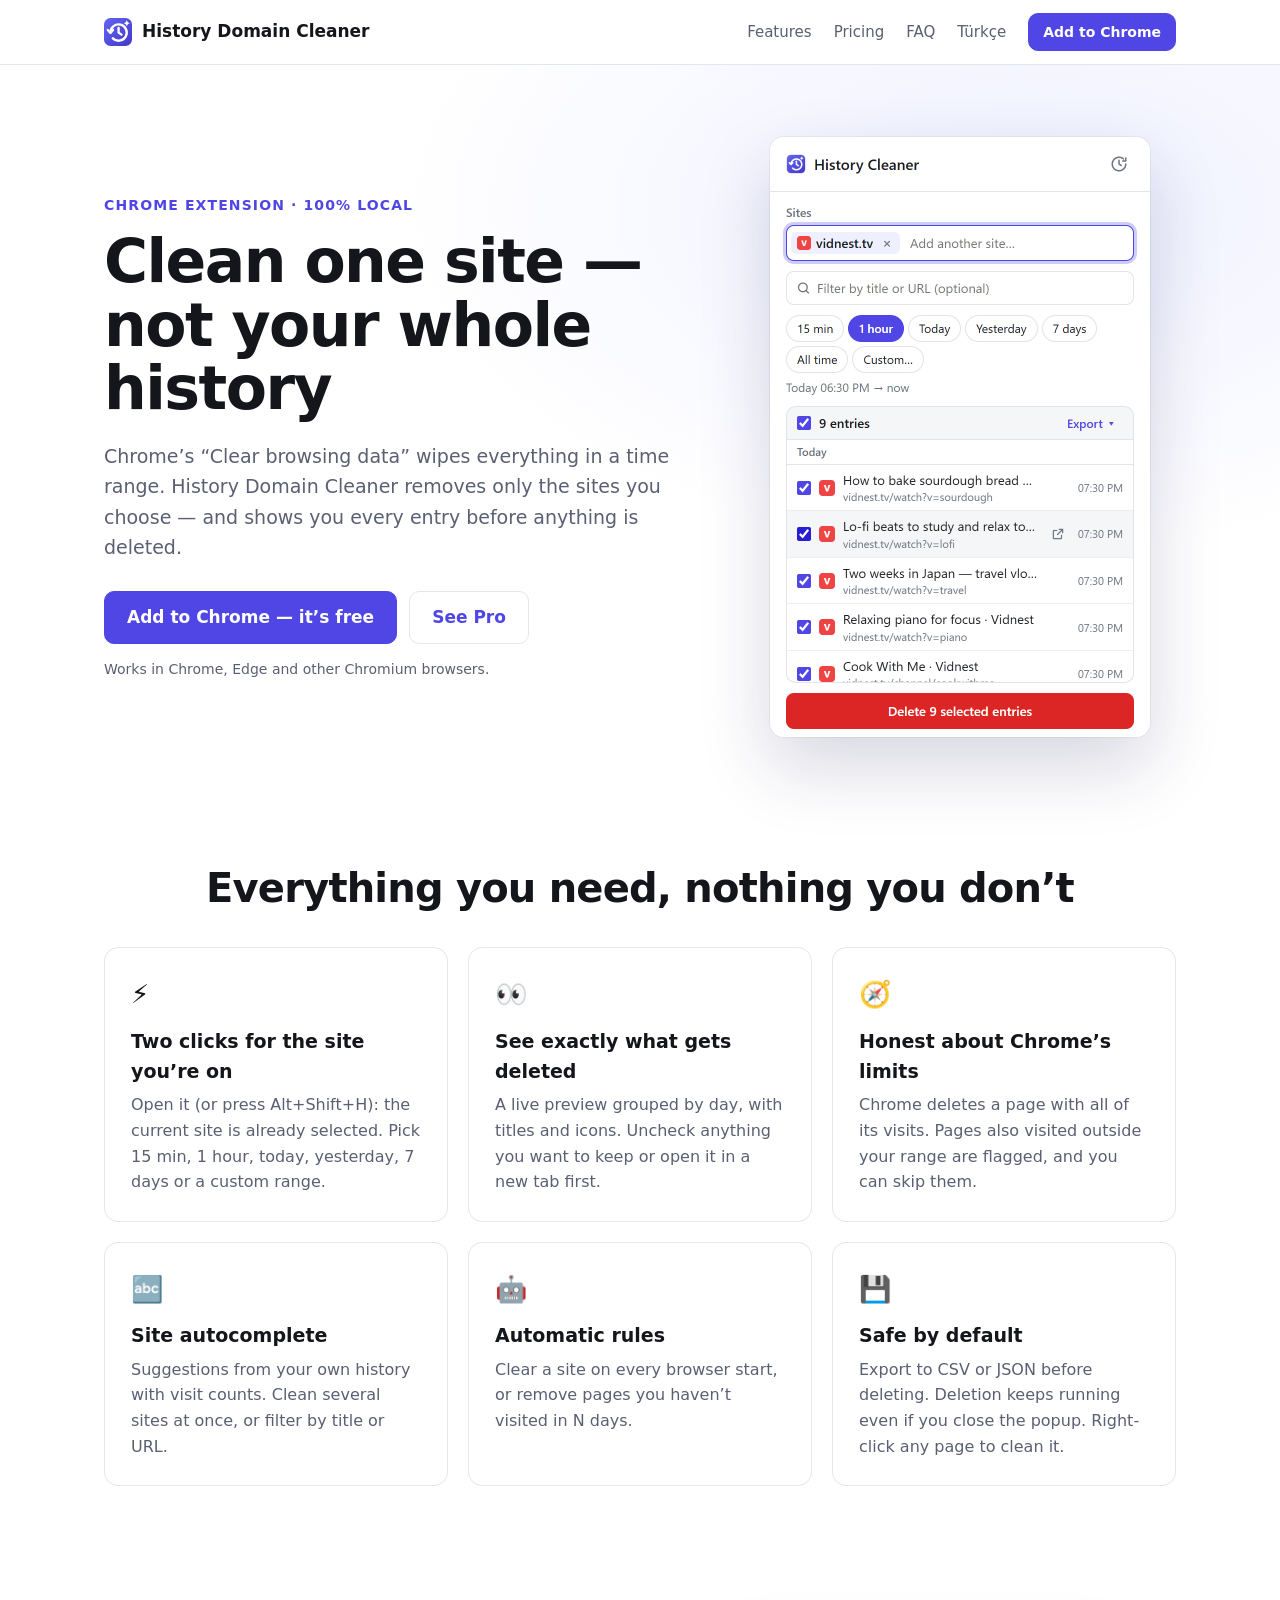
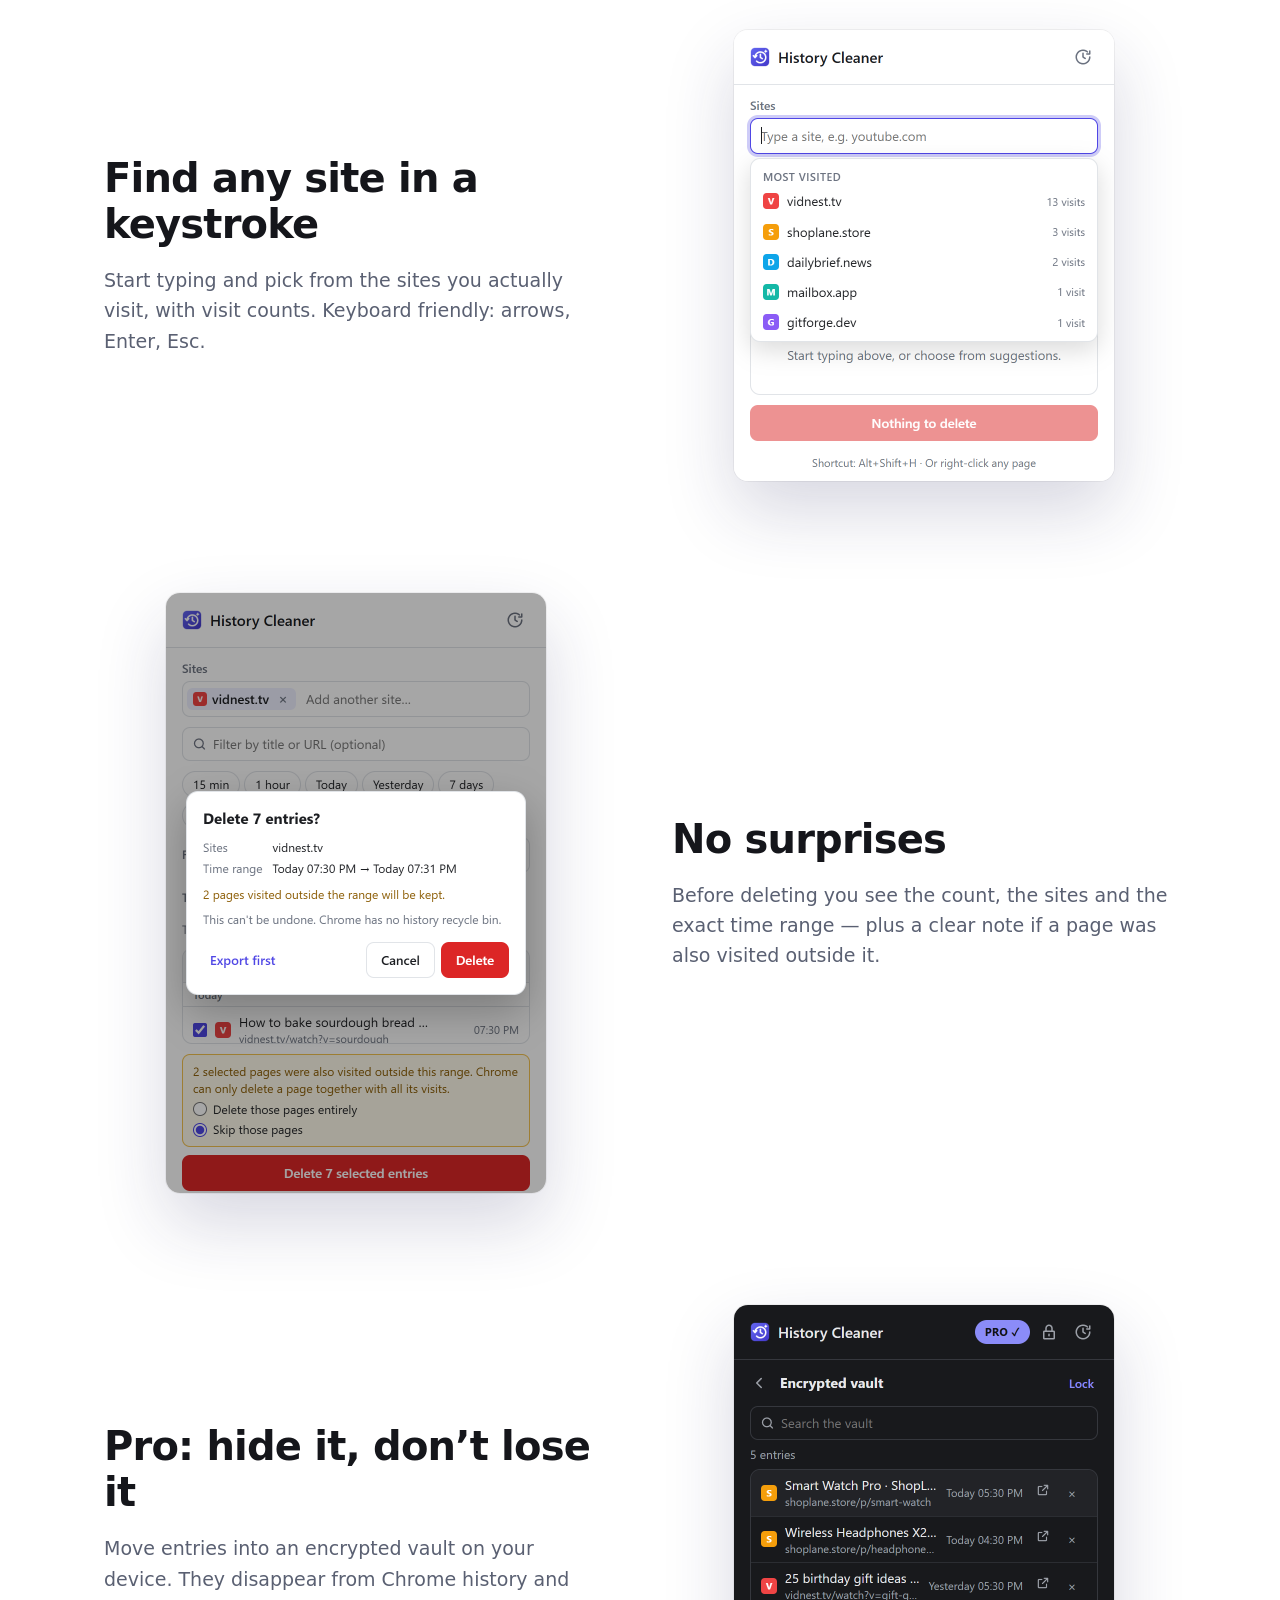
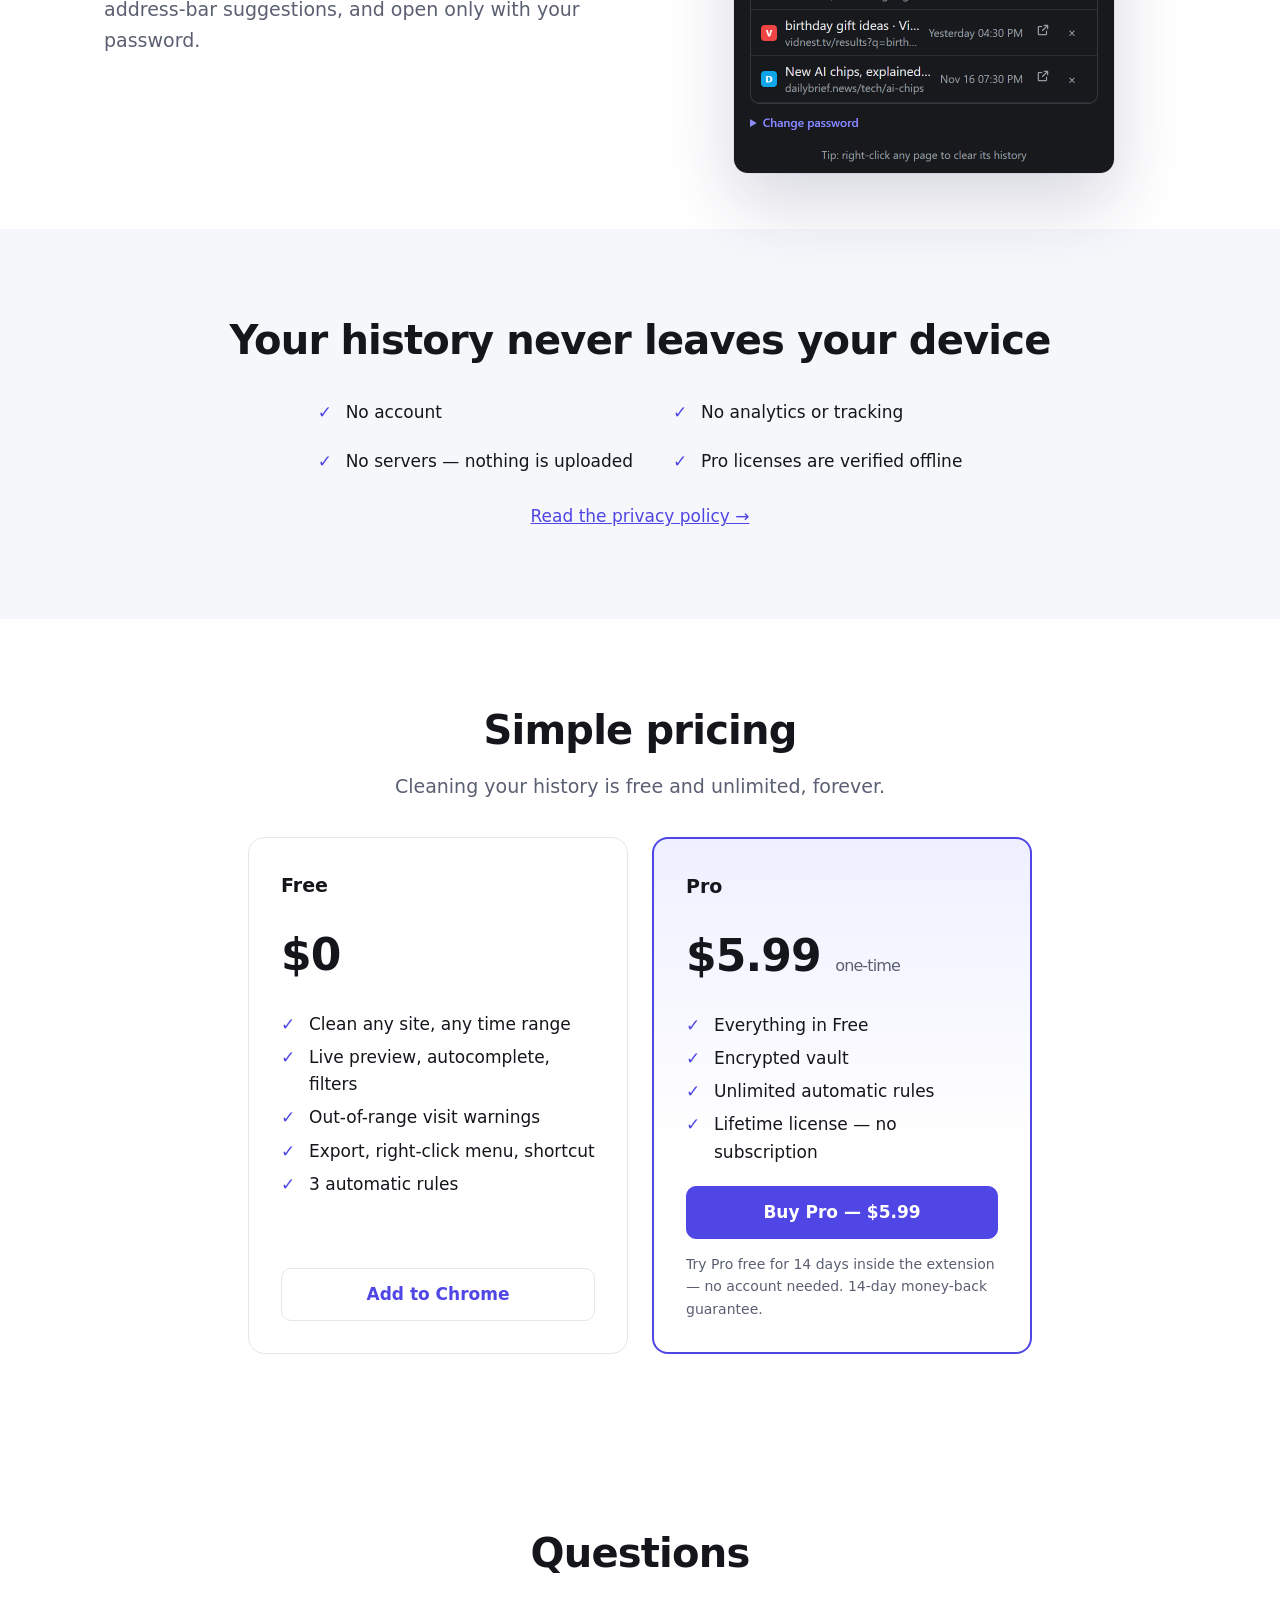
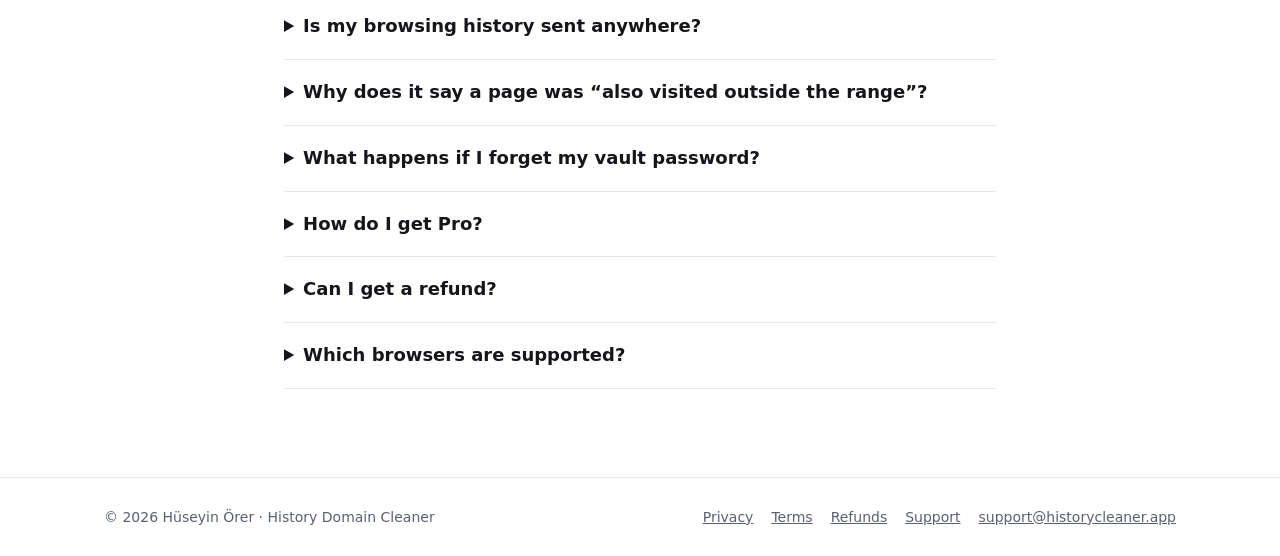
<file: index.html>
<!doctype html>
<html lang="en">
<head>
<meta charset="utf-8">
<meta name="viewport" content="width=device-width, initial-scale=1">
<title>History Domain Cleaner — clear history for one site, not everything</title>
<meta name="description" content="Chrome extension that clears browsing history for the sites and time ranges you choose. Live preview, autocomplete, auto-clean rules and an encrypted vault. 100% local.">
<link rel="canonical" href="https://historycleaner.app/">
<link rel="alternate" hreflang="en" href="https://historycleaner.app/">
<link rel="alternate" hreflang="tr" href="https://historycleaner.app/tr/">
<link rel="alternate" hreflang="x-default" href="https://historycleaner.app/">
<meta property="og:title" content="History Domain Cleaner — clear history for one site, not everything">
<meta property="og:description" content="Chrome extension that clears browsing history for the sites and time ranges you choose. Live preview, autocomplete, auto-clean rules and an encrypted vault. 100% local.">
<meta property="og:image" content="https://historycleaner.app/assets/og.png">
<meta property="og:url" content="https://historycleaner.app/">
<meta name="twitter:card" content="summary_large_image">
<link rel="icon" href="/assets/icon.svg" type="image/svg+xml">
<link rel="icon" href="/assets/icon32.png" sizes="32x32">
<link rel="apple-touch-icon" href="/assets/icon128.png">
<link rel="stylesheet" href="/assets/site.css">

</head>
<body>
<header class="top"><div class="wrap top-in">
  <a class="brand" href="/"><svg xmlns="http://www.w3.org/2000/svg" width="28" height="28" viewBox="0 0 28 28">
  <defs>
    <linearGradient id="hc-g" x1="0" y1="0" x2="1" y2="1">
      <stop offset="0" stop-color="#6366f1"/><stop offset="1" stop-color="#4338ca"/>
    </linearGradient>
  </defs>
  <g transform="translate(0 0) scale(0.2916666666666667)">
    <rect width="96" height="96" rx="22" fill="url(#hc-g)"/>
    <g fill="none" stroke="#fff" stroke-width="8" stroke-linecap="round" stroke-linejoin="round">
      <path d="M22 50 A28 28 0 1 1 30.2 69.8"/>
      <path d="M13 41 L22 51 L31 41"/>
      <path d="M50 34 V50 L60 57"/>
    </g>
    <path fill="#fff" d="M78 8 Q80 16 88 18 Q80 20 78 28 Q76 20 68 18 Q76 16 78 8Z"/>
  </g>
</svg><span>History Domain Cleaner</span></a>
  <nav>
    <a href="/#features">Features</a>
    <a href="/#pricing">Pricing</a>
    <a href="/#faq">FAQ</a>
    <a class="lang" href="/tr/" hreflang="tr" lang="tr">Türkçe</a>
    <a class="btn btn-sm" href="https://chromewebstore.google.com/detail/history-domain-cleaner/helbejojbldpopjbcoainnpnbcinghjn">Add to Chrome</a>
  </nav>
</div></header>

<main>
<section class="hero"><div class="wrap hero-in">
  <div class="hero-copy">
    <p class="eyebrow">Chrome extension · 100% local</p>
    <h1>Clean one site —<br>not your whole history</h1>
    <p class="lead">Chrome’s “Clear browsing data” wipes everything in a time range. History Domain Cleaner removes only the sites you choose — and shows you every entry before anything is deleted.</p>
    <div class="ctas"><a class="btn" href="https://chromewebstore.google.com/detail/history-domain-cleaner/helbejojbldpopjbcoainnpnbcinghjn">Add to Chrome — it’s free</a><a class="btn btn-ghost" href="#pricing">See Pro</a></div>
    <p class="note">Works in Chrome, Edge and other Chromium browsers.</p>
  </div>
  <div class="hero-shot"><img src="/assets/shots/en-1.png" width="380" alt="" fetchpriority="high"></div>
</div></section>

<section id="features" class="section"><div class="wrap">
  <h2>Everything you need, nothing you don’t</h2>
  <div class="grid">
    <article class="card"><div class="ico" aria-hidden="true">⚡</div><h3>Two clicks for the site you’re on</h3><p>Open it (or press Alt+Shift+H): the current site is already selected. Pick 15 min, 1 hour, today, yesterday, 7 days or a custom range.</p></article>
    <article class="card"><div class="ico" aria-hidden="true">👀</div><h3>See exactly what gets deleted</h3><p>A live preview grouped by day, with titles and icons. Uncheck anything you want to keep or open it in a new tab first.</p></article>
    <article class="card"><div class="ico" aria-hidden="true">🧭</div><h3>Honest about Chrome’s limits</h3><p>Chrome deletes a page with all of its visits. Pages also visited outside your range are flagged, and you can skip them.</p></article>
    <article class="card"><div class="ico" aria-hidden="true">🔤</div><h3>Site autocomplete</h3><p>Suggestions from your own history with visit counts. Clean several sites at once, or filter by title or URL.</p></article>
    <article class="card"><div class="ico" aria-hidden="true">🤖</div><h3>Automatic rules</h3><p>Clear a site on every browser start, or remove pages you haven’t visited in N days.</p></article>
    <article class="card"><div class="ico" aria-hidden="true">💾</div><h3>Safe by default</h3><p>Export to CSV or JSON before deleting. Deletion keeps running even if you close the popup. Right-click any page to clean it.</p></article>
  </div>
</div></section>


<section class="section show "><div class="wrap show-in">
  <div class="show-copy"><h2>Find any site in a keystroke</h2><p class="lead">Start typing and pick from the sites you actually visit, with visit counts. Keyboard friendly: arrows, Enter, Esc.</p></div>
  <div class="show-shot"><img src="/assets/shots/en-2.png" width="380" alt="" loading="lazy"></div>
</div></section>
<section class="section show rev"><div class="wrap show-in">
  <div class="show-copy"><h2>No surprises</h2><p class="lead">Before deleting you see the count, the sites and the exact time range — plus a clear note if a page was also visited outside it.</p></div>
  <div class="show-shot"><img src="/assets/shots/en-3.png" width="380" alt="" loading="lazy"></div>
</div></section>
<section class="section show "><div class="wrap show-in">
  <div class="show-copy"><h2>Pro: hide it, don’t lose it</h2><p class="lead">Move entries into an encrypted vault on your device. They disappear from Chrome history and address-bar suggestions, and open only with your password.</p></div>
  <div class="show-shot"><img src="/assets/shots/en-5.png" width="380" alt="" loading="lazy"></div>
</div></section>

<section class="section privacy-band"><div class="wrap">
  <h2>Your history never leaves your device</h2>
  <ul class="checks"><li>No account</li><li>No analytics or tracking</li><li>No servers — nothing is uploaded</li><li>Pro licenses are verified offline</li></ul>
  <p><a href="/privacy/">Read the privacy policy →</a></p>
</div></section>

<section id="pricing" class="section"><div class="wrap">
  <h2>Simple pricing</h2>
  <p class="lead center">Cleaning your history is free and unlimited, forever.</p>
  <div class="plans">
    <article class="plan">
      <h3>Free</h3>
      <p class="price">$0</p>
      <ul class="checks"><li>Clean any site, any time range</li><li>Live preview, autocomplete, filters</li><li>Out-of-range visit warnings</li><li>Export, right-click menu, shortcut</li><li>3 automatic rules</li></ul>
      <a class="btn btn-ghost" href="https://chromewebstore.google.com/detail/history-domain-cleaner/helbejojbldpopjbcoainnpnbcinghjn">Add to Chrome</a>
    </article>
    <article class="plan plan-pro">
      <h3>Pro</h3>
      <p class="price">$5.99 <span>one-time</span></p>
      <ul class="checks"><li>Everything in Free</li><li>Encrypted vault</li><li>Unlimited automatic rules</li><li>Lifetime license — no subscription</li></ul>
      <a class="btn" href="/buy/">Buy Pro — $5.99</a>
      <p class="small">Try Pro free for 14 days inside the extension — no account needed. 14-day money-back guarantee.</p>
    </article>
  </div>
</div></section>

<section id="faq" class="section"><div class="wrap narrow">
  <h2>Questions</h2>
  <details class="faq"><summary>Is my browsing history sent anywhere?</summary><p>No. Everything runs locally in your browser. The extension has no server, no analytics and no account. Even Pro licenses are checked offline.</p></details><details class="faq"><summary>Why does it say a page was “also visited outside the range”?</summary><p>Chrome can only delete a page together with all of its visits. If you visited a page today and last week, deleting “today” would also remove last week’s visit. The extension tells you and lets you skip those pages.</p></details><details class="faq"><summary>What happens if I forget my vault password?</summary><p>The vault is encrypted with your password and we never see it, so it cannot be recovered. You can reset the vault, which permanently deletes its contents.</p></details><details class="faq"><summary>How do I get Pro?</summary><p>Start the free trial or buy Pro from the Pro page inside the extension. After purchase you receive a license key by email; paste it into the extension to activate.</p></details><details class="faq"><summary>Can I get a refund?</summary><p>Yes — within 14 days of purchase, no questions asked. See the refund policy.</p></details><details class="faq"><summary>Which browsers are supported?</summary><p>Google Chrome, Microsoft Edge and other Chromium-based browsers.</p></details>
</div></section>
</main>
<footer class="foot"><div class="wrap foot-in">
  <span>© 2026 Hüseyin Örer · History Domain Cleaner</span>
  <span class="foot-links">
    <a href="/privacy/">Privacy</a>
    <a href="/terms/">Terms</a>
    <a href="/refund/">Refunds</a>
    <a href="/support/">Support</a>
    <a href="mailto:support@historycleaner.app">support@historycleaner.app</a>
  </span>
</div></footer>
</body>
</html>
</file>
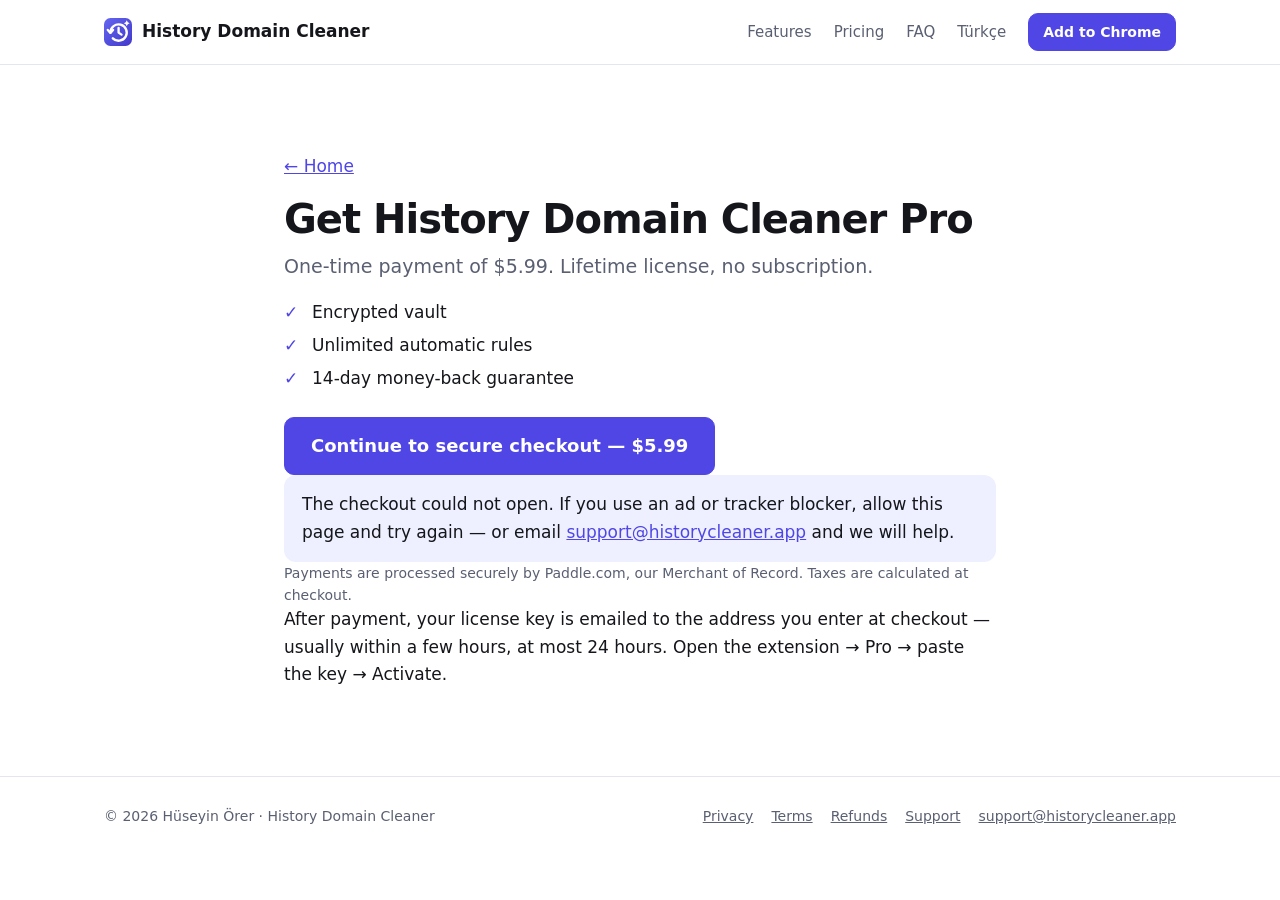
<file: buy/index.html>
<!doctype html>
<html lang="en">
<head>
<meta charset="utf-8">
<meta name="viewport" content="width=device-width, initial-scale=1">
<title>Get History Domain Cleaner Pro — $5.99</title>
<meta name="description" content="One-time payment of $5.99. Lifetime license, no subscription.">
<link rel="canonical" href="https://historycleaner.app/buy/">
<link rel="alternate" hreflang="en" href="https://historycleaner.app/buy/">
<link rel="alternate" hreflang="tr" href="https://historycleaner.app/tr/buy/">
<link rel="alternate" hreflang="x-default" href="https://historycleaner.app/buy/">
<meta property="og:title" content="Get History Domain Cleaner Pro — $5.99">
<meta property="og:description" content="One-time payment of $5.99. Lifetime license, no subscription.">
<meta property="og:image" content="https://historycleaner.app/assets/og.png">
<meta property="og:url" content="https://historycleaner.app/buy/">
<meta name="twitter:card" content="summary_large_image">
<link rel="icon" href="/assets/icon.svg" type="image/svg+xml">
<link rel="icon" href="/assets/icon32.png" sizes="32x32">
<link rel="apple-touch-icon" href="/assets/icon128.png">
<link rel="stylesheet" href="/assets/site.css">

<script src="https://cdn.paddle.com/paddle/v2/paddle.js"></script>
<script>
  // Runs after the page is parsed (this script sits in <head>, before the button exists).
  document.addEventListener('DOMContentLoaded', function () {
    var cfg = {"env":"sandbox","token":"test_7ccc73692a4edc1c0838823e156","priceId":"pri_01m7r4aher59wasd8jfv06gb1t","locale":"en","successUrl":"https://historycleaner.app/thanks/"};
    var btn = document.getElementById('checkoutBtn');
    var err = document.getElementById('checkoutErr');
    function fail(detail) {
      err.hidden = false;
      if (detail && window.console) console.error('Paddle checkout:', detail);
    }
    if (!window.Paddle) { fail('paddle.js did not load (blocked by an extension or network?)'); return; }
    try {
      if (cfg.env === 'sandbox') Paddle.Environment.set('sandbox');
      Paddle.Initialize({
        token: cfg.token,
        eventCallback: function (e) { if (e && e.name === 'checkout.error') fail(e); }
      });
    } catch (e) { fail(e); return; }
    btn.addEventListener('click', function () {
      err.hidden = true;
      try {
        Paddle.Checkout.open({
          items: [{ priceId: cfg.priceId, quantity: 1 }],
          settings: { displayMode: 'overlay', theme: matchMedia('(prefers-color-scheme: dark)').matches ? 'dark' : 'light', locale: cfg.locale, successUrl: cfg.successUrl }
        });
      } catch (e) { fail(e); }
    });
  });
</script>
</head>
<body>
<header class="top"><div class="wrap top-in">
  <a class="brand" href="/"><svg xmlns="http://www.w3.org/2000/svg" width="28" height="28" viewBox="0 0 28 28">
  <defs>
    <linearGradient id="hc-g" x1="0" y1="0" x2="1" y2="1">
      <stop offset="0" stop-color="#6366f1"/><stop offset="1" stop-color="#4338ca"/>
    </linearGradient>
  </defs>
  <g transform="translate(0 0) scale(0.2916666666666667)">
    <rect width="96" height="96" rx="22" fill="url(#hc-g)"/>
    <g fill="none" stroke="#fff" stroke-width="8" stroke-linecap="round" stroke-linejoin="round">
      <path d="M22 50 A28 28 0 1 1 30.2 69.8"/>
      <path d="M13 41 L22 51 L31 41"/>
      <path d="M50 34 V50 L60 57"/>
    </g>
    <path fill="#fff" d="M78 8 Q80 16 88 18 Q80 20 78 28 Q76 20 68 18 Q76 16 78 8Z"/>
  </g>
</svg><span>History Domain Cleaner</span></a>
  <nav>
    <a href="/#features">Features</a>
    <a href="/#pricing">Pricing</a>
    <a href="/#faq">FAQ</a>
    <a class="lang" href="/tr/buy/" hreflang="tr" lang="tr">Türkçe</a>
    <a class="btn btn-sm" href="https://chromewebstore.google.com/detail/history-domain-cleaner/helbejojbldpopjbcoainnpnbcinghjn">Add to Chrome</a>
  </nav>
</div></header>

<main class="section"><div class="wrap narrow buy">
  <p><a href="/#pricing">← Home</a></p>
  <h1>Get History Domain Cleaner Pro</h1>
  <p class="lead">One-time payment of $5.99. Lifetime license, no subscription.</p>
  <ul class="checks"><li>Encrypted vault</li><li>Unlimited automatic rules</li><li>14-day money-back guarantee</li></ul>
  <p><button id="checkoutBtn" class="btn" type="button">Continue to secure checkout — $5.99</button></p><p id="checkoutErr" class="notice" role="alert" hidden>The checkout could not open. If you use an ad or tracker blocker, allow this page and try again — or email <a href="mailto:support@historycleaner.app">support@historycleaner.app</a> and we will help.</p><p class="small">Payments are processed securely by Paddle.com, our Merchant of Record. Taxes are calculated at checkout.</p><p>After payment, your license key is emailed to the address you enter at checkout — usually within a few hours, at most 24 hours. Open the extension → Pro → paste the key → Activate.</p>
</div></main>
<footer class="foot"><div class="wrap foot-in">
  <span>© 2026 Hüseyin Örer · History Domain Cleaner</span>
  <span class="foot-links">
    <a href="/privacy/">Privacy</a>
    <a href="/terms/">Terms</a>
    <a href="/refund/">Refunds</a>
    <a href="/support/">Support</a>
    <a href="mailto:support@historycleaner.app">support@historycleaner.app</a>
  </span>
</div></footer>
</body>
</html>
</file>
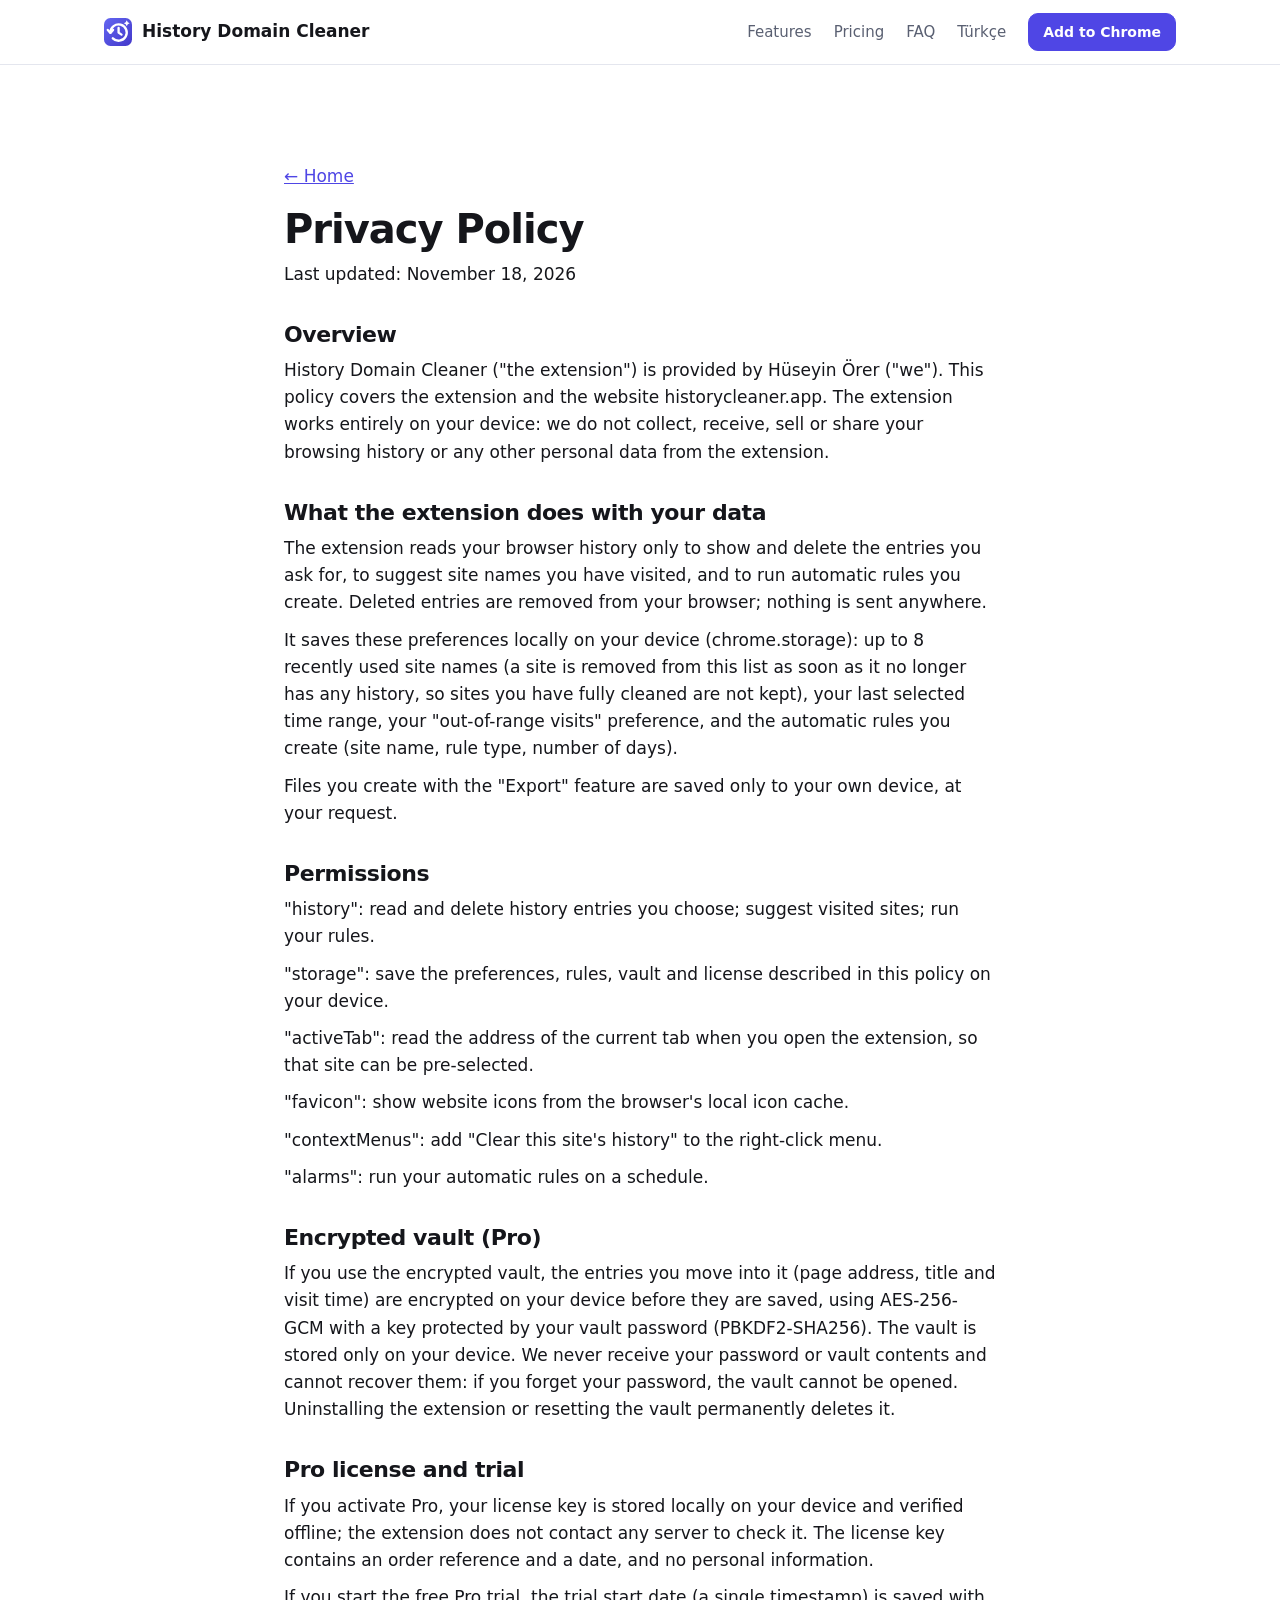
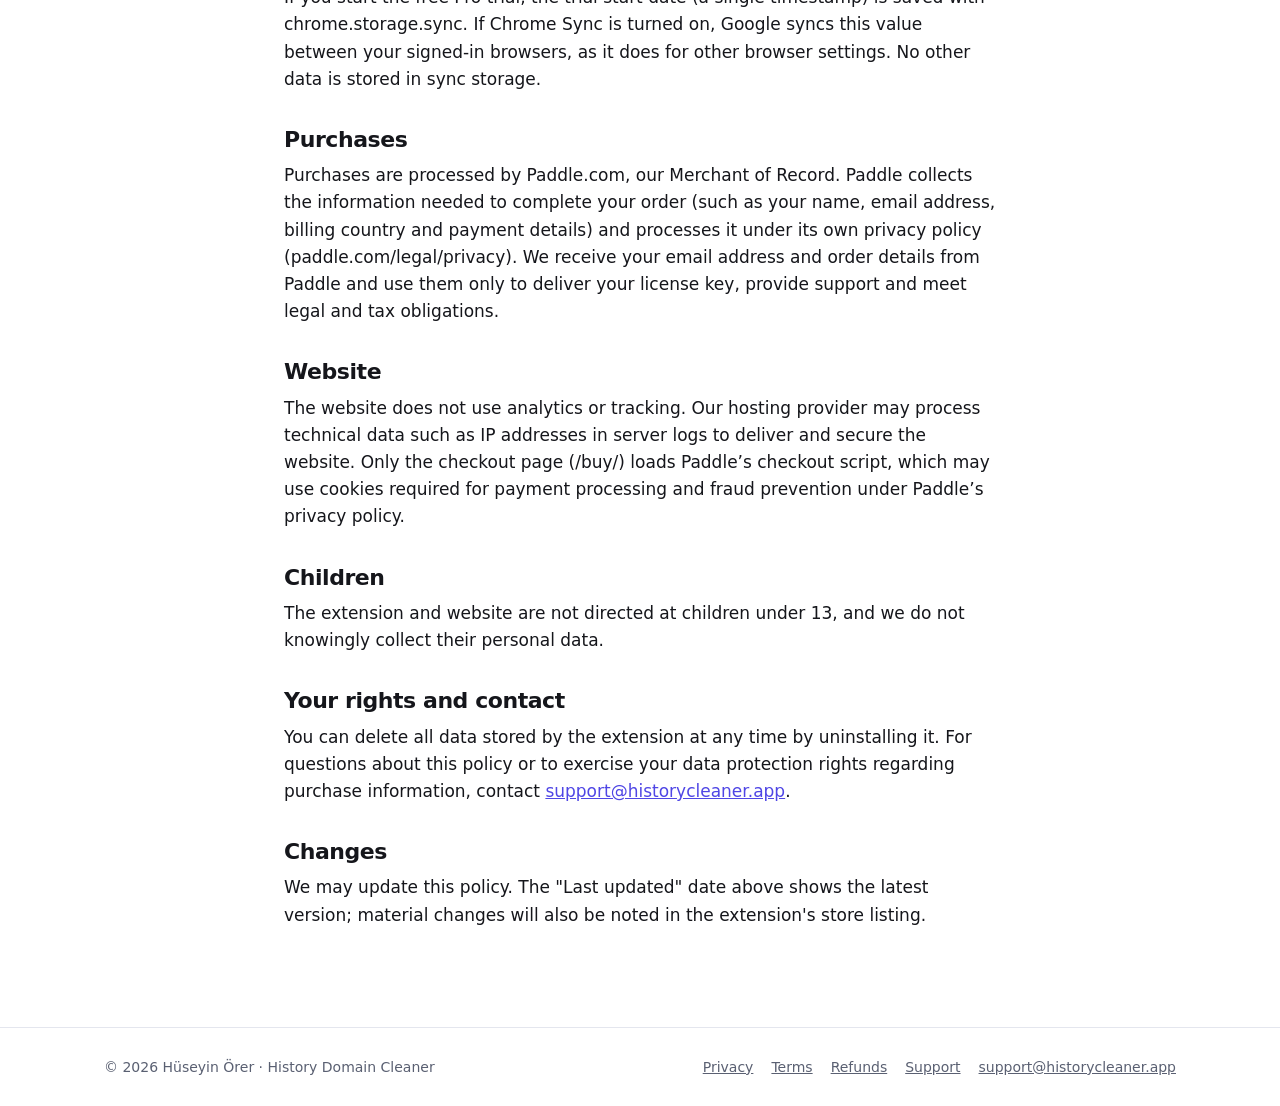
<file: privacy/index.html>
<!doctype html>
<html lang="en">
<head>
<meta charset="utf-8">
<meta name="viewport" content="width=device-width, initial-scale=1">
<title>Privacy Policy — History Domain Cleaner</title>
<meta name="description" content="Privacy Policy — History Domain Cleaner">
<link rel="canonical" href="https://historycleaner.app/privacy/">
<link rel="alternate" hreflang="en" href="https://historycleaner.app/privacy/">
<link rel="alternate" hreflang="tr" href="https://historycleaner.app/tr/privacy/">
<link rel="alternate" hreflang="x-default" href="https://historycleaner.app/privacy/">
<meta property="og:title" content="Privacy Policy — History Domain Cleaner">
<meta property="og:description" content="Privacy Policy — History Domain Cleaner">
<meta property="og:image" content="https://historycleaner.app/assets/og.png">
<meta property="og:url" content="https://historycleaner.app/privacy/">
<meta name="twitter:card" content="summary_large_image">
<link rel="icon" href="/assets/icon.svg" type="image/svg+xml">
<link rel="icon" href="/assets/icon32.png" sizes="32x32">
<link rel="apple-touch-icon" href="/assets/icon128.png">
<link rel="stylesheet" href="/assets/site.css">

</head>
<body>
<header class="top"><div class="wrap top-in">
  <a class="brand" href="/"><svg xmlns="http://www.w3.org/2000/svg" width="28" height="28" viewBox="0 0 28 28">
  <defs>
    <linearGradient id="hc-g" x1="0" y1="0" x2="1" y2="1">
      <stop offset="0" stop-color="#6366f1"/><stop offset="1" stop-color="#4338ca"/>
    </linearGradient>
  </defs>
  <g transform="translate(0 0) scale(0.2916666666666667)">
    <rect width="96" height="96" rx="22" fill="url(#hc-g)"/>
    <g fill="none" stroke="#fff" stroke-width="8" stroke-linecap="round" stroke-linejoin="round">
      <path d="M22 50 A28 28 0 1 1 30.2 69.8"/>
      <path d="M13 41 L22 51 L31 41"/>
      <path d="M50 34 V50 L60 57"/>
    </g>
    <path fill="#fff" d="M78 8 Q80 16 88 18 Q80 20 78 28 Q76 20 68 18 Q76 16 78 8Z"/>
  </g>
</svg><span>History Domain Cleaner</span></a>
  <nav>
    <a href="/#features">Features</a>
    <a href="/#pricing">Pricing</a>
    <a href="/#faq">FAQ</a>
    <a class="lang" href="/tr/privacy/" hreflang="tr" lang="tr">Türkçe</a>
    <a class="btn btn-sm" href="https://chromewebstore.google.com/detail/history-domain-cleaner/helbejojbldpopjbcoainnpnbcinghjn">Add to Chrome</a>
  </nav>
</div></header>

<main class="section legal"><div class="wrap narrow">
  <p><a href="/">← Home</a></p>
  <h1>Privacy Policy</h1>
  <p class="muted">Last updated: November 18, 2026</p>
  <h2>Overview</h2><p>History Domain Cleaner ("the extension") is provided by Hüseyin Örer ("we"). This policy covers the extension and the website historycleaner.app. The extension works entirely on your device: we do not collect, receive, sell or share your browsing history or any other personal data from the extension.</p>
  <h2>What the extension does with your data</h2><p>The extension reads your browser history only to show and delete the entries you ask for, to suggest site names you have visited, and to run automatic rules you create. Deleted entries are removed from your browser; nothing is sent anywhere.</p><p>It saves these preferences locally on your device (chrome.storage): up to 8 recently used site names (a site is removed from this list as soon as it no longer has any history, so sites you have fully cleaned are not kept), your last selected time range, your "out-of-range visits" preference, and the automatic rules you create (site name, rule type, number of days).</p><p>Files you create with the "Export" feature are saved only to your own device, at your request.</p>
  <h2>Permissions</h2><p>"history": read and delete history entries you choose; suggest visited sites; run your rules.</p><p>"storage": save the preferences, rules, vault and license described in this policy on your device.</p><p>"activeTab": read the address of the current tab when you open the extension, so that site can be pre-selected.</p><p>"favicon": show website icons from the browser's local icon cache.</p><p>"contextMenus": add "Clear this site's history" to the right-click menu.</p><p>"alarms": run your automatic rules on a schedule.</p>
  <h2>Encrypted vault (Pro)</h2><p>If you use the encrypted vault, the entries you move into it (page address, title and visit time) are encrypted on your device before they are saved, using AES-256-GCM with a key protected by your vault password (PBKDF2-SHA256). The vault is stored only on your device. We never receive your password or vault contents and cannot recover them: if you forget your password, the vault cannot be opened. Uninstalling the extension or resetting the vault permanently deletes it.</p>
  <h2>Pro license and trial</h2><p>If you activate Pro, your license key is stored locally on your device and verified offline; the extension does not contact any server to check it. The license key contains an order reference and a date, and no personal information.</p><p>If you start the free Pro trial, the trial start date (a single timestamp) is saved with chrome.storage.sync. If Chrome Sync is turned on, Google syncs this value between your signed-in browsers, as it does for other browser settings. No other data is stored in sync storage.</p>
  <h2>Purchases</h2><p>Purchases are processed by Paddle.com, our Merchant of Record. Paddle collects the information needed to complete your order (such as your name, email address, billing country and payment details) and processes it under its own privacy policy (paddle.com/legal/privacy). We receive your email address and order details from Paddle and use them only to deliver your license key, provide support and meet legal and tax obligations.</p>
  <h2>Website</h2><p>The website does not use analytics or tracking. Our hosting provider may process technical data such as IP addresses in server logs to deliver and secure the website. Only the checkout page (/buy/) loads Paddle’s checkout script, which may use cookies required for payment processing and fraud prevention under Paddle’s privacy policy.</p>
  <h2>Children</h2><p>The extension and website are not directed at children under 13, and we do not knowingly collect their personal data.</p>
  <h2>Your rights and contact</h2><p>You can delete all data stored by the extension at any time by uninstalling it. For questions about this policy or to exercise your data protection rights regarding purchase information, contact <a href="mailto:support@historycleaner.app">support@historycleaner.app</a>.</p>
  <h2>Changes</h2><p>We may update this policy. The "Last updated" date above shows the latest version; material changes will also be noted in the extension's store listing.</p>
</div></main>
<footer class="foot"><div class="wrap foot-in">
  <span>© 2026 Hüseyin Örer · History Domain Cleaner</span>
  <span class="foot-links">
    <a href="/privacy/">Privacy</a>
    <a href="/terms/">Terms</a>
    <a href="/refund/">Refunds</a>
    <a href="/support/">Support</a>
    <a href="mailto:support@historycleaner.app">support@historycleaner.app</a>
  </span>
</div></footer>
</body>
</html>
</file>
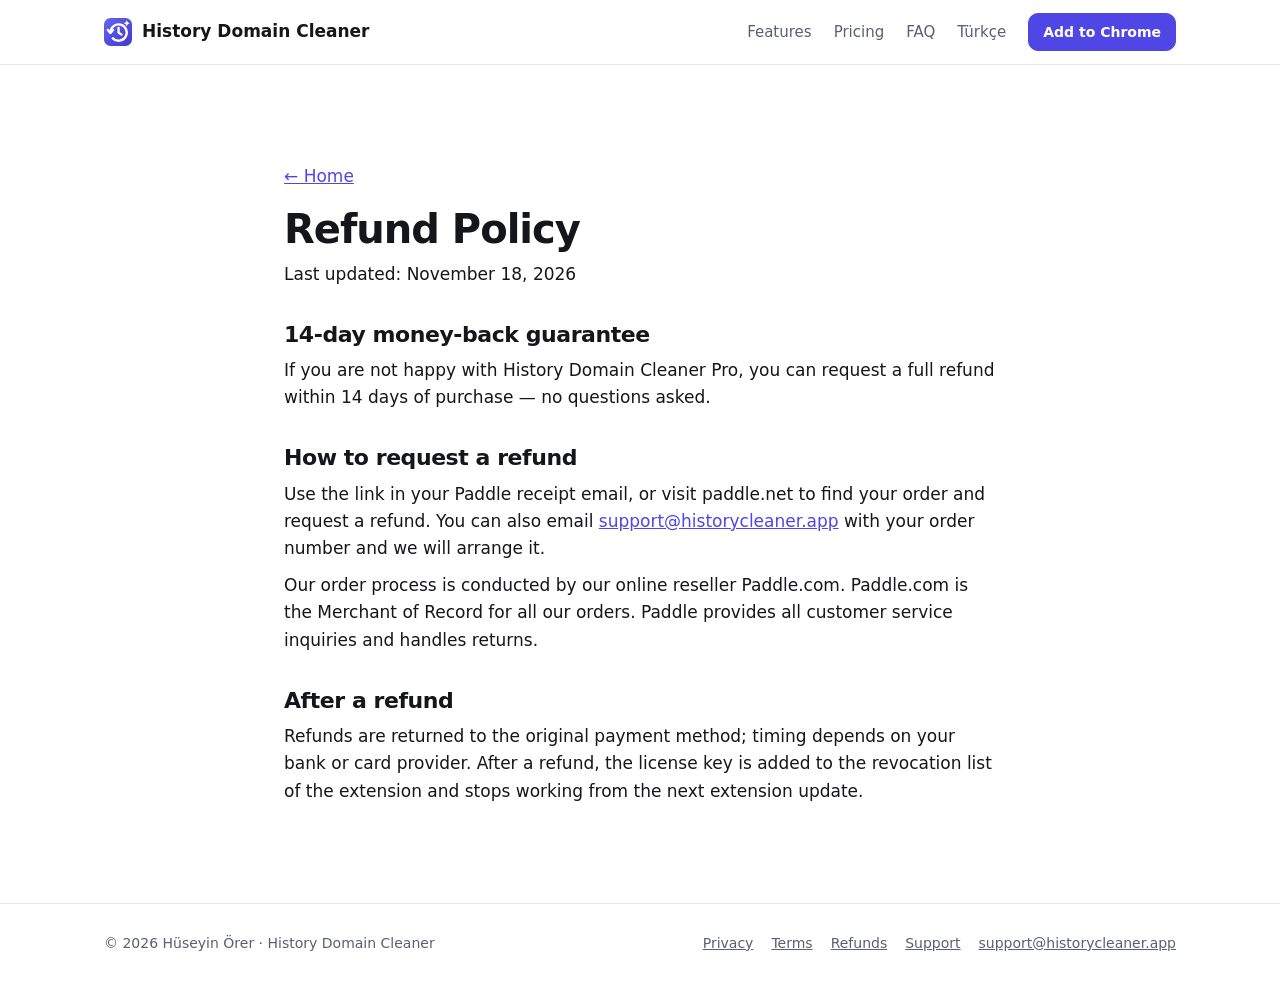
<file: refund/index.html>
<!doctype html>
<html lang="en">
<head>
<meta charset="utf-8">
<meta name="viewport" content="width=device-width, initial-scale=1">
<title>Refund Policy — History Domain Cleaner</title>
<meta name="description" content="Refund Policy — History Domain Cleaner">
<link rel="canonical" href="https://historycleaner.app/refund/">
<link rel="alternate" hreflang="en" href="https://historycleaner.app/refund/">
<link rel="alternate" hreflang="tr" href="https://historycleaner.app/tr/refund/">
<link rel="alternate" hreflang="x-default" href="https://historycleaner.app/refund/">
<meta property="og:title" content="Refund Policy — History Domain Cleaner">
<meta property="og:description" content="Refund Policy — History Domain Cleaner">
<meta property="og:image" content="https://historycleaner.app/assets/og.png">
<meta property="og:url" content="https://historycleaner.app/refund/">
<meta name="twitter:card" content="summary_large_image">
<link rel="icon" href="/assets/icon.svg" type="image/svg+xml">
<link rel="icon" href="/assets/icon32.png" sizes="32x32">
<link rel="apple-touch-icon" href="/assets/icon128.png">
<link rel="stylesheet" href="/assets/site.css">

</head>
<body>
<header class="top"><div class="wrap top-in">
  <a class="brand" href="/"><svg xmlns="http://www.w3.org/2000/svg" width="28" height="28" viewBox="0 0 28 28">
  <defs>
    <linearGradient id="hc-g" x1="0" y1="0" x2="1" y2="1">
      <stop offset="0" stop-color="#6366f1"/><stop offset="1" stop-color="#4338ca"/>
    </linearGradient>
  </defs>
  <g transform="translate(0 0) scale(0.2916666666666667)">
    <rect width="96" height="96" rx="22" fill="url(#hc-g)"/>
    <g fill="none" stroke="#fff" stroke-width="8" stroke-linecap="round" stroke-linejoin="round">
      <path d="M22 50 A28 28 0 1 1 30.2 69.8"/>
      <path d="M13 41 L22 51 L31 41"/>
      <path d="M50 34 V50 L60 57"/>
    </g>
    <path fill="#fff" d="M78 8 Q80 16 88 18 Q80 20 78 28 Q76 20 68 18 Q76 16 78 8Z"/>
  </g>
</svg><span>History Domain Cleaner</span></a>
  <nav>
    <a href="/#features">Features</a>
    <a href="/#pricing">Pricing</a>
    <a href="/#faq">FAQ</a>
    <a class="lang" href="/tr/refund/" hreflang="tr" lang="tr">Türkçe</a>
    <a class="btn btn-sm" href="https://chromewebstore.google.com/detail/history-domain-cleaner/helbejojbldpopjbcoainnpnbcinghjn">Add to Chrome</a>
  </nav>
</div></header>

<main class="section legal"><div class="wrap narrow">
  <p><a href="/">← Home</a></p>
  <h1>Refund Policy</h1>
  <p class="muted">Last updated: November 18, 2026</p>
  <h2>14-day money-back guarantee</h2><p>If you are not happy with History Domain Cleaner Pro, you can request a full refund within 14 days of purchase — no questions asked.</p>
  <h2>How to request a refund</h2><p>Use the link in your Paddle receipt email, or visit paddle.net to find your order and request a refund. You can also email <a href="mailto:support@historycleaner.app">support@historycleaner.app</a> with your order number and we will arrange it.</p><p>Our order process is conducted by our online reseller Paddle.com. Paddle.com is the Merchant of Record for all our orders. Paddle provides all customer service inquiries and handles returns.</p>
  <h2>After a refund</h2><p>Refunds are returned to the original payment method; timing depends on your bank or card provider. After a refund, the license key is added to the revocation list of the extension and stops working from the next extension update.</p>
</div></main>
<footer class="foot"><div class="wrap foot-in">
  <span>© 2026 Hüseyin Örer · History Domain Cleaner</span>
  <span class="foot-links">
    <a href="/privacy/">Privacy</a>
    <a href="/terms/">Terms</a>
    <a href="/refund/">Refunds</a>
    <a href="/support/">Support</a>
    <a href="mailto:support@historycleaner.app">support@historycleaner.app</a>
  </span>
</div></footer>
</body>
</html>
</file>
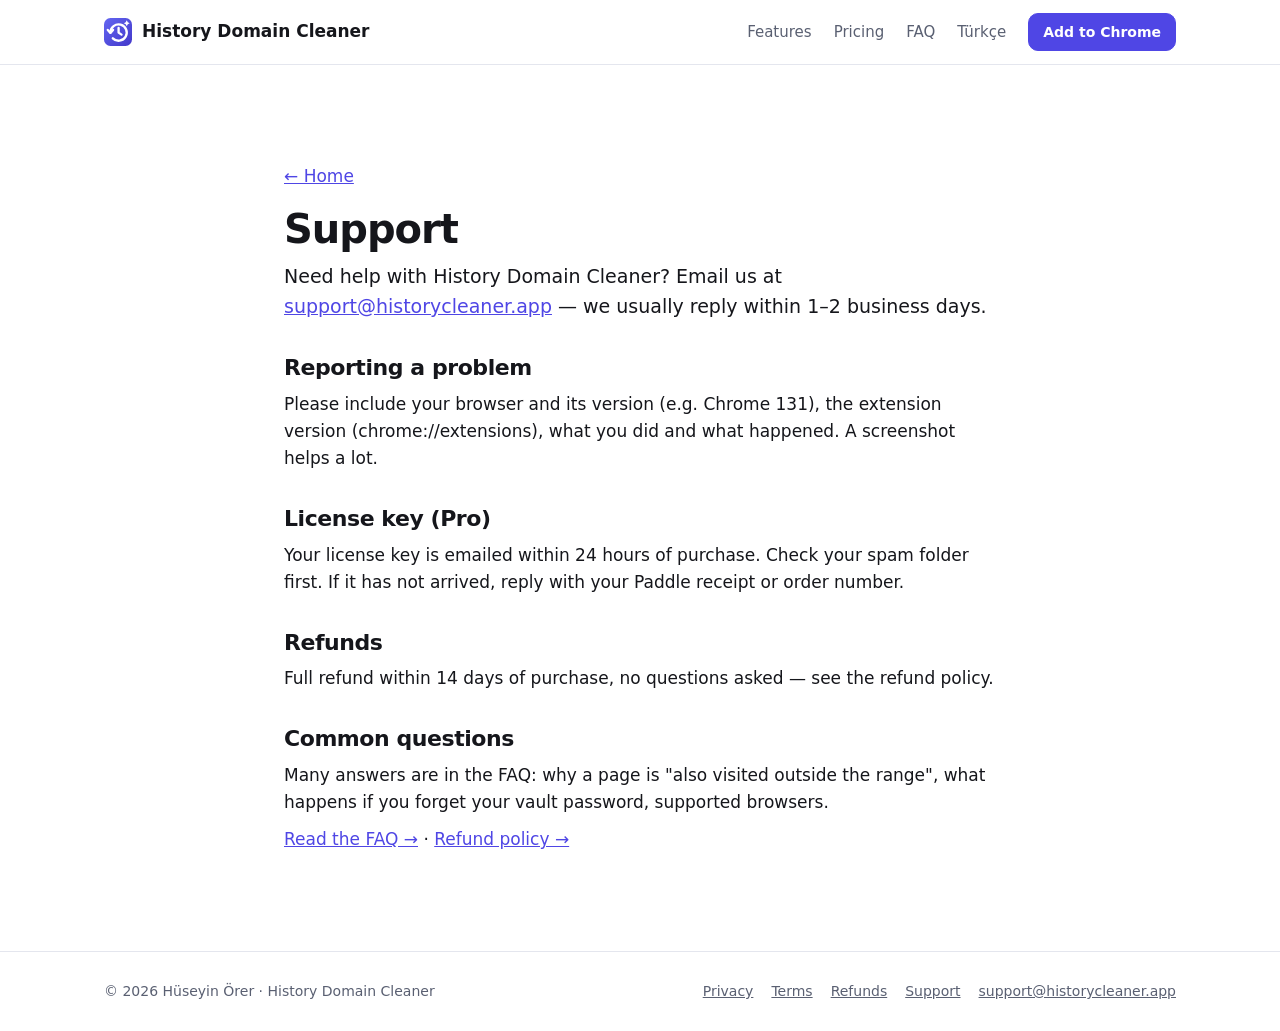
<file: support/index.html>
<!doctype html>
<html lang="en">
<head>
<meta charset="utf-8">
<meta name="viewport" content="width=device-width, initial-scale=1">
<title>Support — History Domain Cleaner</title>
<meta name="description" content="Need help with History Domain Cleaner? Email us at support@historycleaner.app — we usually reply within 1–2 business days.">
<link rel="canonical" href="https://historycleaner.app/support/">
<link rel="alternate" hreflang="en" href="https://historycleaner.app/support/">
<link rel="alternate" hreflang="tr" href="https://historycleaner.app/tr/support/">
<link rel="alternate" hreflang="x-default" href="https://historycleaner.app/support/">
<meta property="og:title" content="Support — History Domain Cleaner">
<meta property="og:description" content="Need help with History Domain Cleaner? Email us at support@historycleaner.app — we usually reply within 1–2 business days.">
<meta property="og:image" content="https://historycleaner.app/assets/og.png">
<meta property="og:url" content="https://historycleaner.app/support/">
<meta name="twitter:card" content="summary_large_image">
<link rel="icon" href="/assets/icon.svg" type="image/svg+xml">
<link rel="icon" href="/assets/icon32.png" sizes="32x32">
<link rel="apple-touch-icon" href="/assets/icon128.png">
<link rel="stylesheet" href="/assets/site.css">

</head>
<body>
<header class="top"><div class="wrap top-in">
  <a class="brand" href="/"><svg xmlns="http://www.w3.org/2000/svg" width="28" height="28" viewBox="0 0 28 28">
  <defs>
    <linearGradient id="hc-g" x1="0" y1="0" x2="1" y2="1">
      <stop offset="0" stop-color="#6366f1"/><stop offset="1" stop-color="#4338ca"/>
    </linearGradient>
  </defs>
  <g transform="translate(0 0) scale(0.2916666666666667)">
    <rect width="96" height="96" rx="22" fill="url(#hc-g)"/>
    <g fill="none" stroke="#fff" stroke-width="8" stroke-linecap="round" stroke-linejoin="round">
      <path d="M22 50 A28 28 0 1 1 30.2 69.8"/>
      <path d="M13 41 L22 51 L31 41"/>
      <path d="M50 34 V50 L60 57"/>
    </g>
    <path fill="#fff" d="M78 8 Q80 16 88 18 Q80 20 78 28 Q76 20 68 18 Q76 16 78 8Z"/>
  </g>
</svg><span>History Domain Cleaner</span></a>
  <nav>
    <a href="/#features">Features</a>
    <a href="/#pricing">Pricing</a>
    <a href="/#faq">FAQ</a>
    <a class="lang" href="/tr/support/" hreflang="tr" lang="tr">Türkçe</a>
    <a class="btn btn-sm" href="https://chromewebstore.google.com/detail/history-domain-cleaner/helbejojbldpopjbcoainnpnbcinghjn">Add to Chrome</a>
  </nav>
</div></header>

<main class="section legal"><div class="wrap narrow">
  <p><a href="/">← Home</a></p>
  <h1>Support</h1>
  <p class="lead">Need help with History Domain Cleaner? Email us at <a href="mailto:support@historycleaner.app">support@historycleaner.app</a> — we usually reply within 1–2 business days.</p>
  <h2>Reporting a problem</h2><p>Please include your browser and its version (e.g. Chrome 131), the extension version (chrome://extensions), what you did and what happened. A screenshot helps a lot.</p><h2>License key (Pro)</h2><p>Your license key is emailed within 24 hours of purchase. Check your spam folder first. If it has not arrived, reply with your Paddle receipt or order number.</p><h2>Refunds</h2><p>Full refund within 14 days of purchase, no questions asked — see the refund policy.</p><h2>Common questions</h2><p>Many answers are in the FAQ: why a page is "also visited outside the range", what happens if you forget your vault password, supported browsers.</p>
  <p><a href="/#faq">Read the FAQ →</a> · <a href="/refund/">Refund policy →</a></p>
</div></main>
<footer class="foot"><div class="wrap foot-in">
  <span>© 2026 Hüseyin Örer · History Domain Cleaner</span>
  <span class="foot-links">
    <a href="/privacy/">Privacy</a>
    <a href="/terms/">Terms</a>
    <a href="/refund/">Refunds</a>
    <a href="/support/">Support</a>
    <a href="mailto:support@historycleaner.app">support@historycleaner.app</a>
  </span>
</div></footer>
</body>
</html>
</file>
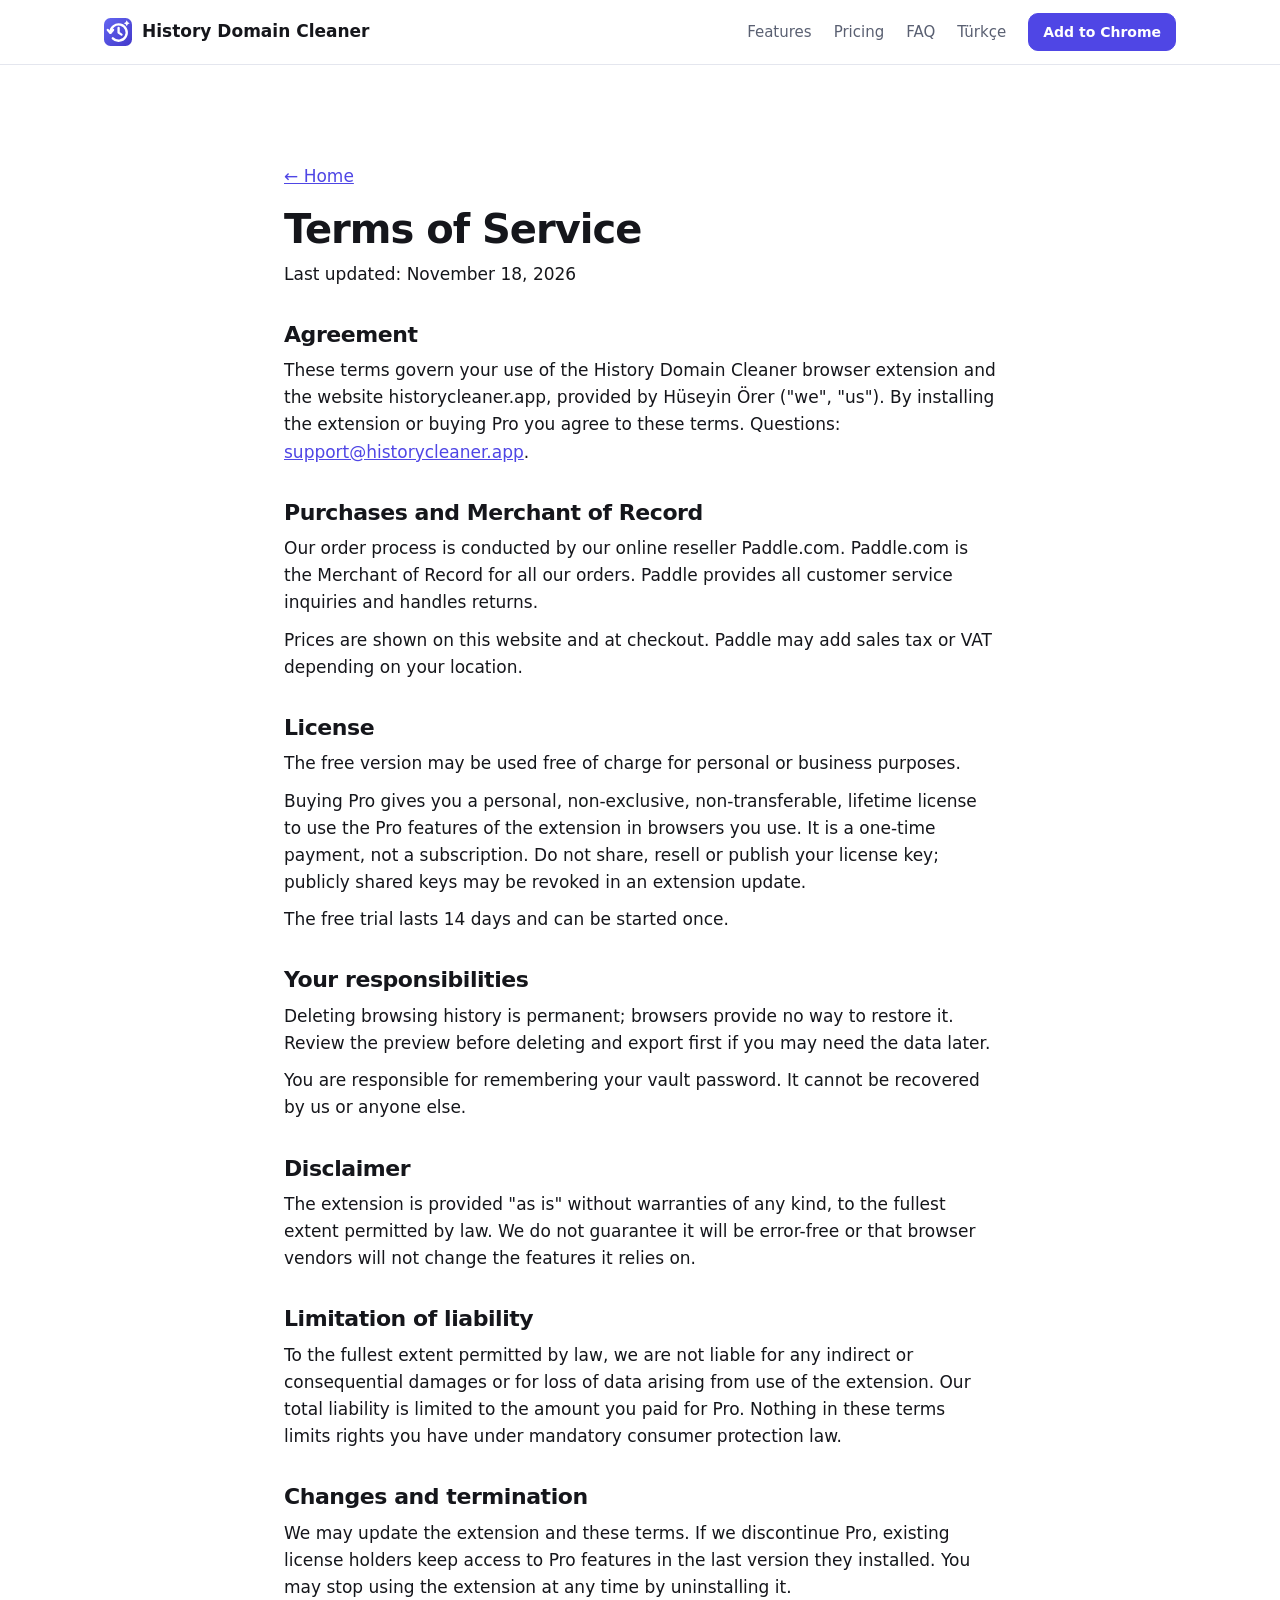
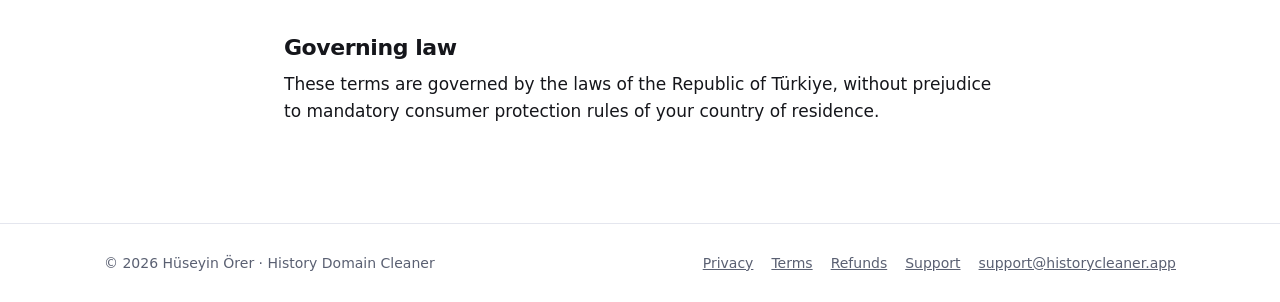
<file: terms/index.html>
<!doctype html>
<html lang="en">
<head>
<meta charset="utf-8">
<meta name="viewport" content="width=device-width, initial-scale=1">
<title>Terms of Service — History Domain Cleaner</title>
<meta name="description" content="Terms of Service — History Domain Cleaner">
<link rel="canonical" href="https://historycleaner.app/terms/">
<link rel="alternate" hreflang="en" href="https://historycleaner.app/terms/">
<link rel="alternate" hreflang="tr" href="https://historycleaner.app/tr/terms/">
<link rel="alternate" hreflang="x-default" href="https://historycleaner.app/terms/">
<meta property="og:title" content="Terms of Service — History Domain Cleaner">
<meta property="og:description" content="Terms of Service — History Domain Cleaner">
<meta property="og:image" content="https://historycleaner.app/assets/og.png">
<meta property="og:url" content="https://historycleaner.app/terms/">
<meta name="twitter:card" content="summary_large_image">
<link rel="icon" href="/assets/icon.svg" type="image/svg+xml">
<link rel="icon" href="/assets/icon32.png" sizes="32x32">
<link rel="apple-touch-icon" href="/assets/icon128.png">
<link rel="stylesheet" href="/assets/site.css">

</head>
<body>
<header class="top"><div class="wrap top-in">
  <a class="brand" href="/"><svg xmlns="http://www.w3.org/2000/svg" width="28" height="28" viewBox="0 0 28 28">
  <defs>
    <linearGradient id="hc-g" x1="0" y1="0" x2="1" y2="1">
      <stop offset="0" stop-color="#6366f1"/><stop offset="1" stop-color="#4338ca"/>
    </linearGradient>
  </defs>
  <g transform="translate(0 0) scale(0.2916666666666667)">
    <rect width="96" height="96" rx="22" fill="url(#hc-g)"/>
    <g fill="none" stroke="#fff" stroke-width="8" stroke-linecap="round" stroke-linejoin="round">
      <path d="M22 50 A28 28 0 1 1 30.2 69.8"/>
      <path d="M13 41 L22 51 L31 41"/>
      <path d="M50 34 V50 L60 57"/>
    </g>
    <path fill="#fff" d="M78 8 Q80 16 88 18 Q80 20 78 28 Q76 20 68 18 Q76 16 78 8Z"/>
  </g>
</svg><span>History Domain Cleaner</span></a>
  <nav>
    <a href="/#features">Features</a>
    <a href="/#pricing">Pricing</a>
    <a href="/#faq">FAQ</a>
    <a class="lang" href="/tr/terms/" hreflang="tr" lang="tr">Türkçe</a>
    <a class="btn btn-sm" href="https://chromewebstore.google.com/detail/history-domain-cleaner/helbejojbldpopjbcoainnpnbcinghjn">Add to Chrome</a>
  </nav>
</div></header>

<main class="section legal"><div class="wrap narrow">
  <p><a href="/">← Home</a></p>
  <h1>Terms of Service</h1>
  <p class="muted">Last updated: November 18, 2026</p>
  <h2>Agreement</h2><p>These terms govern your use of the History Domain Cleaner browser extension and the website historycleaner.app, provided by Hüseyin Örer ("we", "us"). By installing the extension or buying Pro you agree to these terms. Questions: <a href="mailto:support@historycleaner.app">support@historycleaner.app</a>.</p>
  <h2>Purchases and Merchant of Record</h2><p>Our order process is conducted by our online reseller Paddle.com. Paddle.com is the Merchant of Record for all our orders. Paddle provides all customer service inquiries and handles returns.</p><p>Prices are shown on this website and at checkout. Paddle may add sales tax or VAT depending on your location.</p>
  <h2>License</h2><p>The free version may be used free of charge for personal or business purposes.</p><p>Buying Pro gives you a personal, non-exclusive, non-transferable, lifetime license to use the Pro features of the extension in browsers you use. It is a one-time payment, not a subscription. Do not share, resell or publish your license key; publicly shared keys may be revoked in an extension update.</p><p>The free trial lasts 14 days and can be started once.</p>
  <h2>Your responsibilities</h2><p>Deleting browsing history is permanent; browsers provide no way to restore it. Review the preview before deleting and export first if you may need the data later.</p><p>You are responsible for remembering your vault password. It cannot be recovered by us or anyone else.</p>
  <h2>Disclaimer</h2><p>The extension is provided "as is" without warranties of any kind, to the fullest extent permitted by law. We do not guarantee it will be error-free or that browser vendors will not change the features it relies on.</p>
  <h2>Limitation of liability</h2><p>To the fullest extent permitted by law, we are not liable for any indirect or consequential damages or for loss of data arising from use of the extension. Our total liability is limited to the amount you paid for Pro. Nothing in these terms limits rights you have under mandatory consumer protection law.</p>
  <h2>Changes and termination</h2><p>We may update the extension and these terms. If we discontinue Pro, existing license holders keep access to Pro features in the last version they installed. You may stop using the extension at any time by uninstalling it.</p>
  <h2>Governing law</h2><p>These terms are governed by the laws of the Republic of Türkiye, without prejudice to mandatory consumer protection rules of your country of residence.</p>
</div></main>
<footer class="foot"><div class="wrap foot-in">
  <span>© 2026 Hüseyin Örer · History Domain Cleaner</span>
  <span class="foot-links">
    <a href="/privacy/">Privacy</a>
    <a href="/terms/">Terms</a>
    <a href="/refund/">Refunds</a>
    <a href="/support/">Support</a>
    <a href="mailto:support@historycleaner.app">support@historycleaner.app</a>
  </span>
</div></footer>
</body>
</html>
</file>
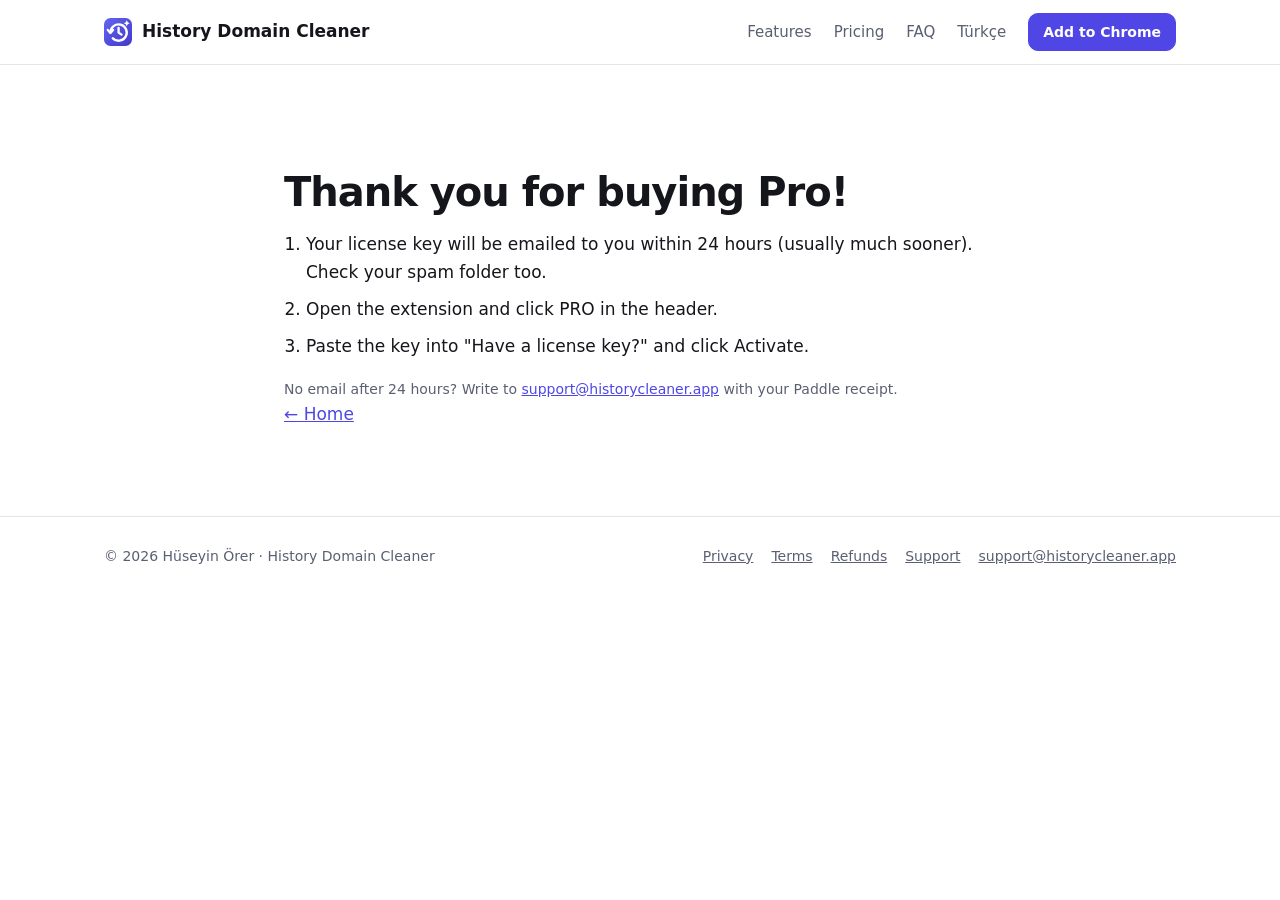
<file: thanks/index.html>
<!doctype html>
<html lang="en">
<head>
<meta charset="utf-8">
<meta name="viewport" content="width=device-width, initial-scale=1">
<title>Thank you for buying Pro!</title>
<meta name="description" content="Thank you for buying Pro!">
<link rel="canonical" href="https://historycleaner.app/thanks/">
<link rel="alternate" hreflang="en" href="https://historycleaner.app/thanks/">
<link rel="alternate" hreflang="tr" href="https://historycleaner.app/tr/thanks/">
<link rel="alternate" hreflang="x-default" href="https://historycleaner.app/thanks/">
<meta property="og:title" content="Thank you for buying Pro!">
<meta property="og:description" content="Thank you for buying Pro!">
<meta property="og:image" content="https://historycleaner.app/assets/og.png">
<meta property="og:url" content="https://historycleaner.app/thanks/">
<meta name="twitter:card" content="summary_large_image">
<link rel="icon" href="/assets/icon.svg" type="image/svg+xml">
<link rel="icon" href="/assets/icon32.png" sizes="32x32">
<link rel="apple-touch-icon" href="/assets/icon128.png">
<link rel="stylesheet" href="/assets/site.css">
<meta name="robots" content="noindex">
</head>
<body>
<header class="top"><div class="wrap top-in">
  <a class="brand" href="/"><svg xmlns="http://www.w3.org/2000/svg" width="28" height="28" viewBox="0 0 28 28">
  <defs>
    <linearGradient id="hc-g" x1="0" y1="0" x2="1" y2="1">
      <stop offset="0" stop-color="#6366f1"/><stop offset="1" stop-color="#4338ca"/>
    </linearGradient>
  </defs>
  <g transform="translate(0 0) scale(0.2916666666666667)">
    <rect width="96" height="96" rx="22" fill="url(#hc-g)"/>
    <g fill="none" stroke="#fff" stroke-width="8" stroke-linecap="round" stroke-linejoin="round">
      <path d="M22 50 A28 28 0 1 1 30.2 69.8"/>
      <path d="M13 41 L22 51 L31 41"/>
      <path d="M50 34 V50 L60 57"/>
    </g>
    <path fill="#fff" d="M78 8 Q80 16 88 18 Q80 20 78 28 Q76 20 68 18 Q76 16 78 8Z"/>
  </g>
</svg><span>History Domain Cleaner</span></a>
  <nav>
    <a href="/#features">Features</a>
    <a href="/#pricing">Pricing</a>
    <a href="/#faq">FAQ</a>
    <a class="lang" href="/tr/thanks/" hreflang="tr" lang="tr">Türkçe</a>
    <a class="btn btn-sm" href="https://chromewebstore.google.com/detail/history-domain-cleaner/helbejojbldpopjbcoainnpnbcinghjn">Add to Chrome</a>
  </nav>
</div></header>

<main class="section"><div class="wrap narrow buy">
  <h1>Thank you for buying Pro!</h1>
  <ol class="steps"><li>Your license key will be emailed to you within 24 hours (usually much sooner). Check your spam folder too.</li><li>Open the extension and click PRO in the header.</li><li>Paste the key into "Have a license key?" and click Activate.</li></ol>
  <p class="small">No email after 24 hours? Write to <a href="mailto:support@historycleaner.app">support@historycleaner.app</a> with your Paddle receipt.</p>
  <p><a href="/">← Home</a></p>
</div></main>
<footer class="foot"><div class="wrap foot-in">
  <span>© 2026 Hüseyin Örer · History Domain Cleaner</span>
  <span class="foot-links">
    <a href="/privacy/">Privacy</a>
    <a href="/terms/">Terms</a>
    <a href="/refund/">Refunds</a>
    <a href="/support/">Support</a>
    <a href="mailto:support@historycleaner.app">support@historycleaner.app</a>
  </span>
</div></footer>
</body>
</html>
</file>
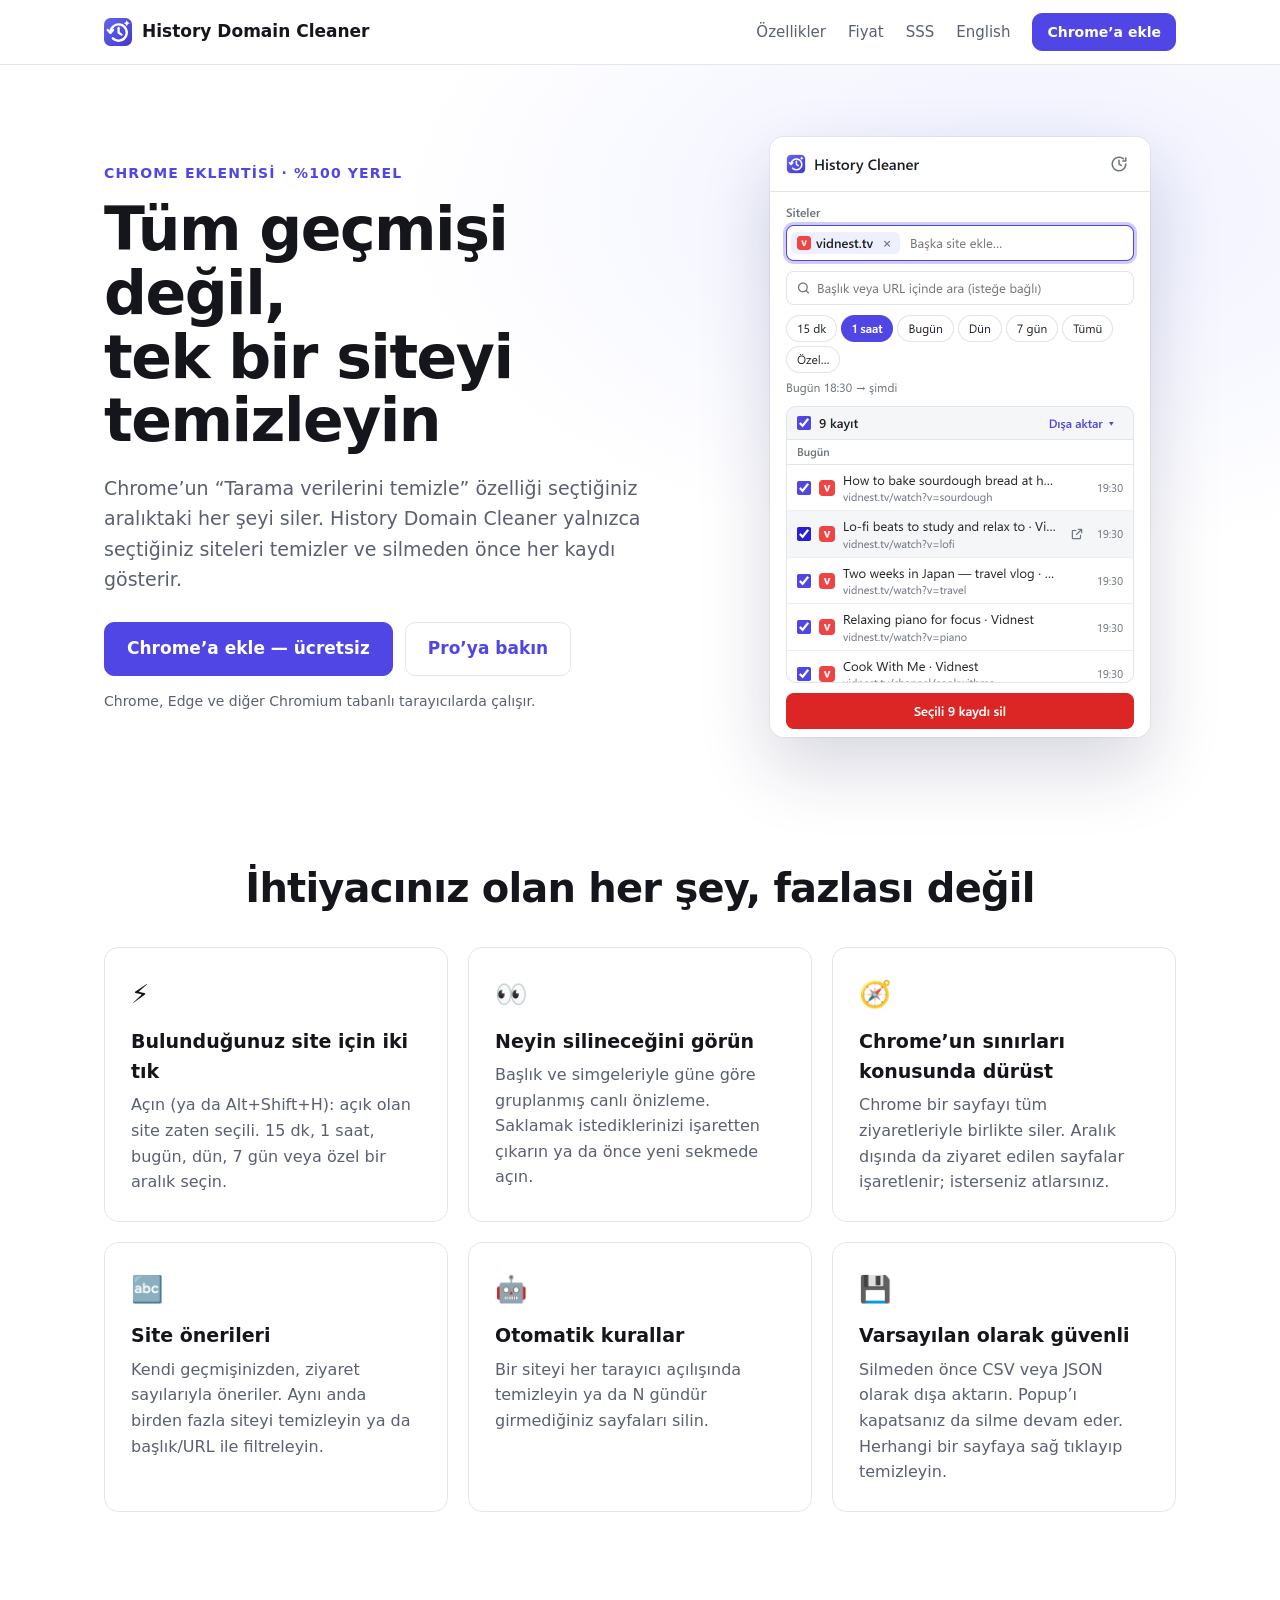
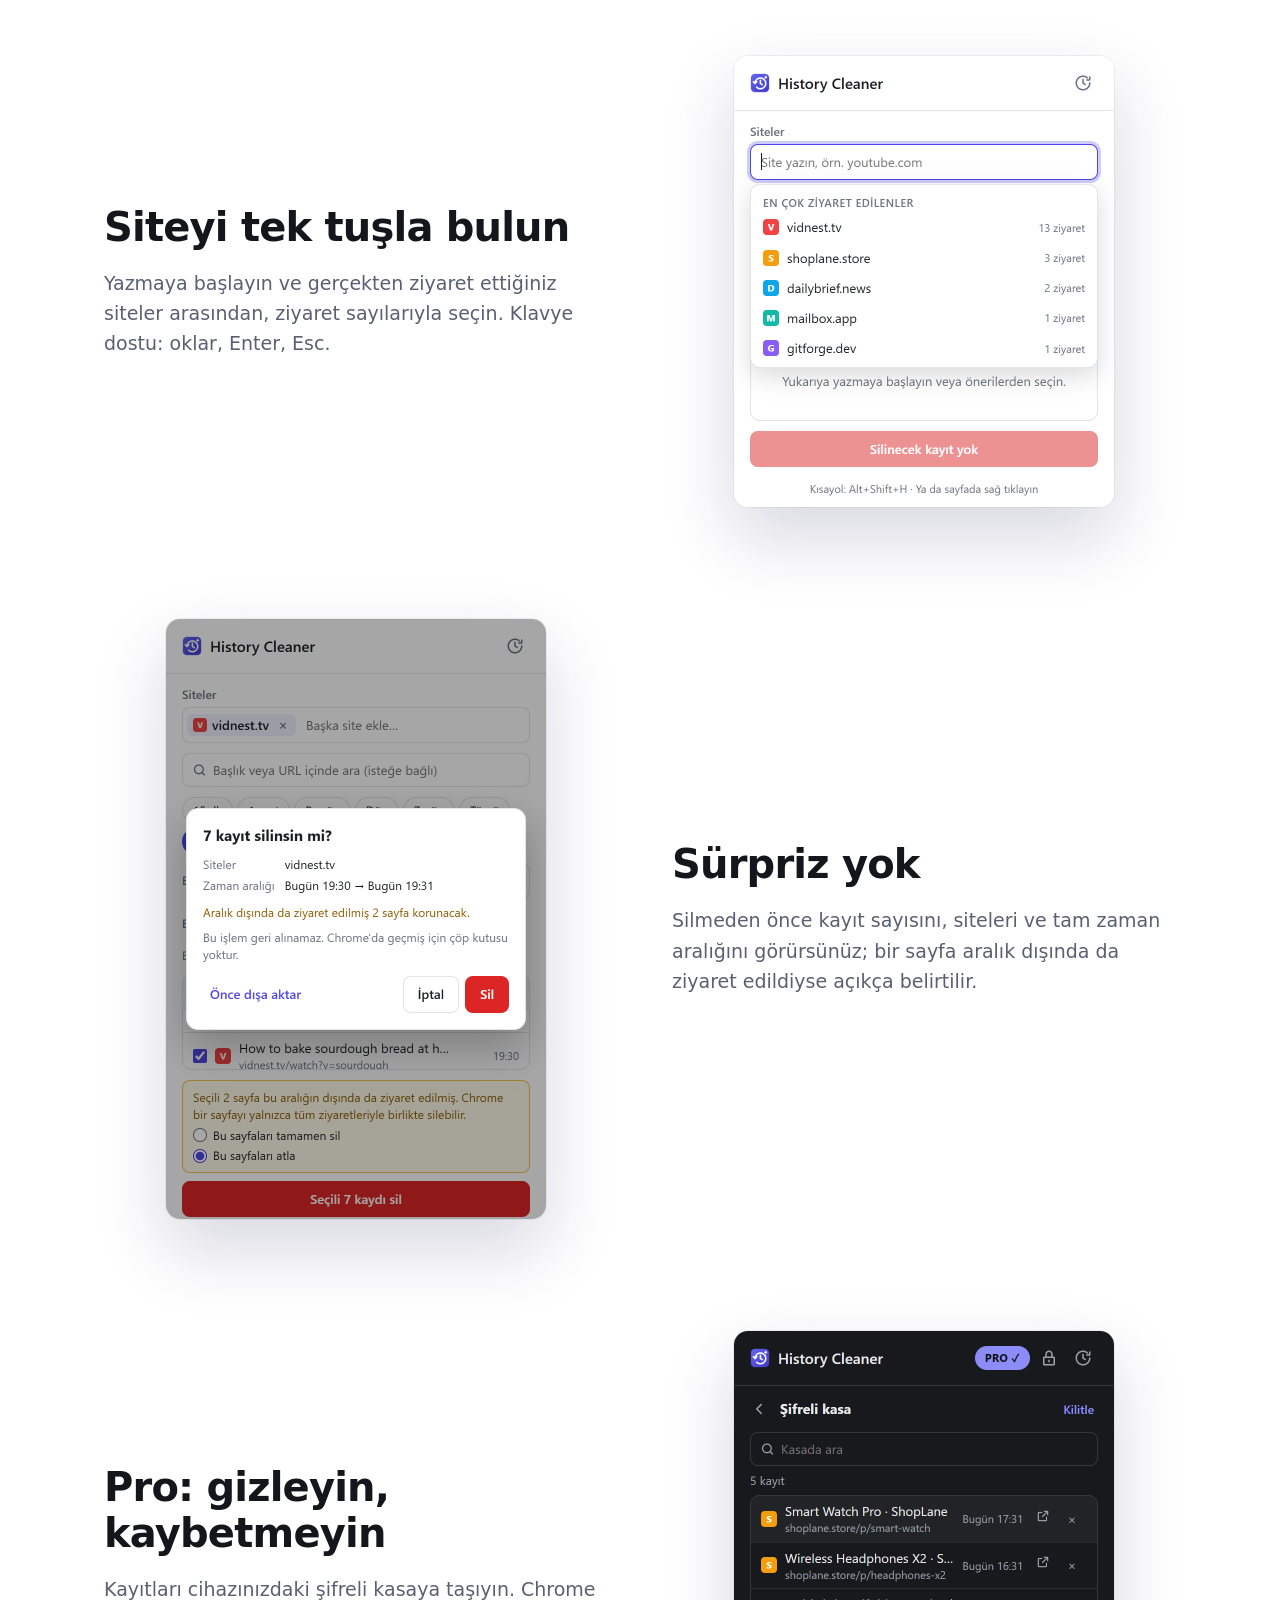
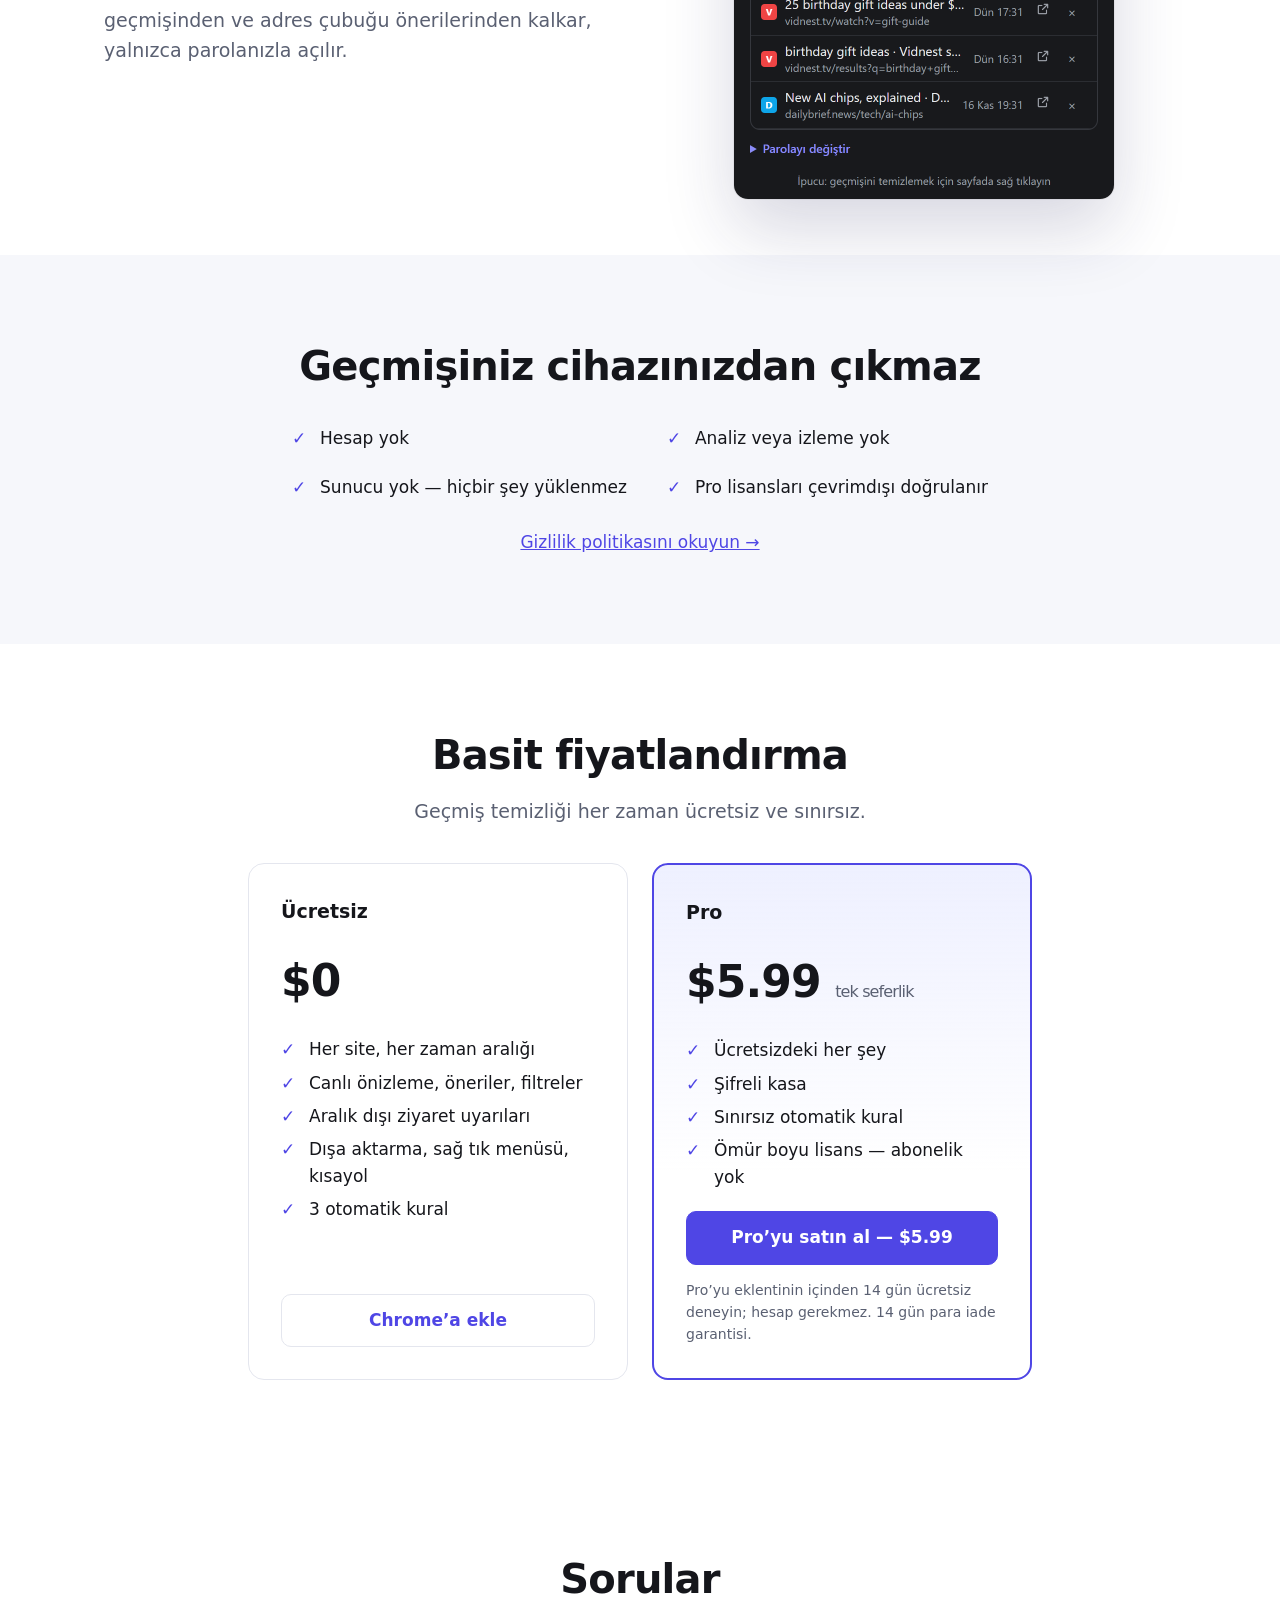
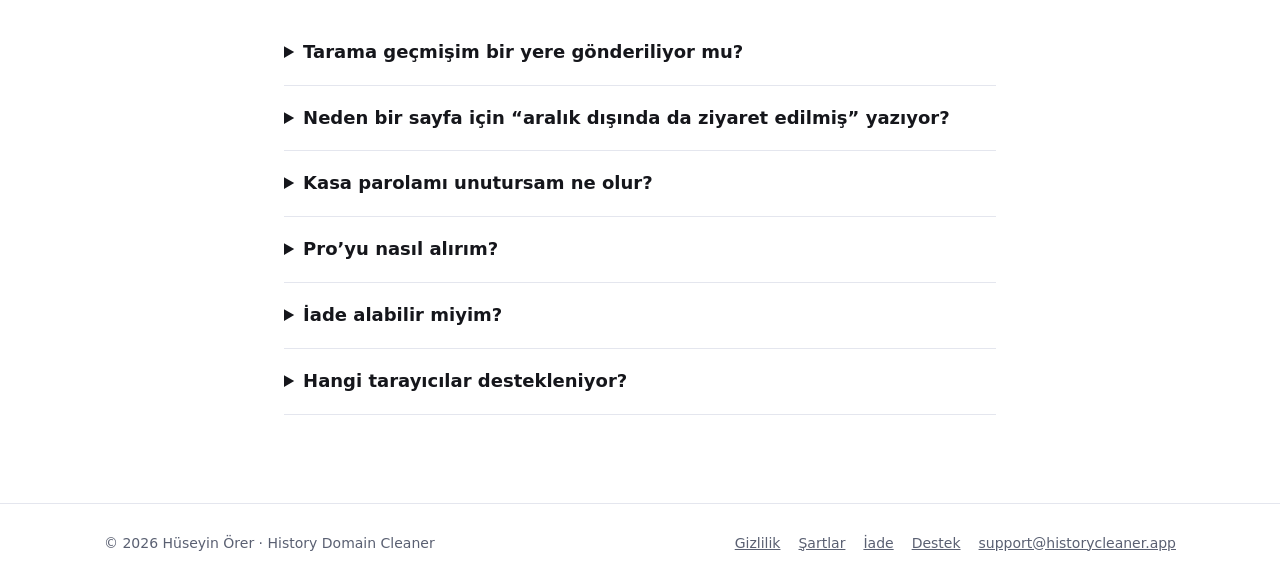
<file: tr/index.html>
<!doctype html>
<html lang="tr">
<head>
<meta charset="utf-8">
<meta name="viewport" content="width=device-width, initial-scale=1">
<title>History Domain Cleaner — tüm geçmişi değil, tek bir siteyi temizleyin</title>
<meta name="description" content="Seçtiğiniz sitelerin geçmişini seçtiğiniz aralıkta temizleyen Chrome eklentisi. Canlı önizleme, site önerileri, otomatik kurallar ve şifreli kasa. %100 yerel.">
<link rel="canonical" href="https://historycleaner.app/tr/">
<link rel="alternate" hreflang="en" href="https://historycleaner.app/">
<link rel="alternate" hreflang="tr" href="https://historycleaner.app/tr/">
<link rel="alternate" hreflang="x-default" href="https://historycleaner.app/">
<meta property="og:title" content="History Domain Cleaner — tüm geçmişi değil, tek bir siteyi temizleyin">
<meta property="og:description" content="Seçtiğiniz sitelerin geçmişini seçtiğiniz aralıkta temizleyen Chrome eklentisi. Canlı önizleme, site önerileri, otomatik kurallar ve şifreli kasa. %100 yerel.">
<meta property="og:image" content="https://historycleaner.app/assets/og.png">
<meta property="og:url" content="https://historycleaner.app/tr/">
<meta name="twitter:card" content="summary_large_image">
<link rel="icon" href="/assets/icon.svg" type="image/svg+xml">
<link rel="icon" href="/assets/icon32.png" sizes="32x32">
<link rel="apple-touch-icon" href="/assets/icon128.png">
<link rel="stylesheet" href="/assets/site.css">

</head>
<body>
<header class="top"><div class="wrap top-in">
  <a class="brand" href="/tr/"><svg xmlns="http://www.w3.org/2000/svg" width="28" height="28" viewBox="0 0 28 28">
  <defs>
    <linearGradient id="hc-g" x1="0" y1="0" x2="1" y2="1">
      <stop offset="0" stop-color="#6366f1"/><stop offset="1" stop-color="#4338ca"/>
    </linearGradient>
  </defs>
  <g transform="translate(0 0) scale(0.2916666666666667)">
    <rect width="96" height="96" rx="22" fill="url(#hc-g)"/>
    <g fill="none" stroke="#fff" stroke-width="8" stroke-linecap="round" stroke-linejoin="round">
      <path d="M22 50 A28 28 0 1 1 30.2 69.8"/>
      <path d="M13 41 L22 51 L31 41"/>
      <path d="M50 34 V50 L60 57"/>
    </g>
    <path fill="#fff" d="M78 8 Q80 16 88 18 Q80 20 78 28 Q76 20 68 18 Q76 16 78 8Z"/>
  </g>
</svg><span>History Domain Cleaner</span></a>
  <nav>
    <a href="/tr/#features">Özellikler</a>
    <a href="/tr/#pricing">Fiyat</a>
    <a href="/tr/#faq">SSS</a>
    <a class="lang" href="/" hreflang="en" lang="en">English</a>
    <a class="btn btn-sm" href="https://chromewebstore.google.com/detail/history-domain-cleaner/helbejojbldpopjbcoainnpnbcinghjn">Chrome’a ekle</a>
  </nav>
</div></header>

<main>
<section class="hero"><div class="wrap hero-in">
  <div class="hero-copy">
    <p class="eyebrow">Chrome eklentisi · %100 yerel</p>
    <h1>Tüm geçmişi değil,<br>tek bir siteyi temizleyin</h1>
    <p class="lead">Chrome’un “Tarama verilerini temizle” özelliği seçtiğiniz aralıktaki her şeyi siler. History Domain Cleaner yalnızca seçtiğiniz siteleri temizler ve silmeden önce her kaydı gösterir.</p>
    <div class="ctas"><a class="btn" href="https://chromewebstore.google.com/detail/history-domain-cleaner/helbejojbldpopjbcoainnpnbcinghjn">Chrome’a ekle — ücretsiz</a><a class="btn btn-ghost" href="#pricing">Pro’ya bakın</a></div>
    <p class="note">Chrome, Edge ve diğer Chromium tabanlı tarayıcılarda çalışır.</p>
  </div>
  <div class="hero-shot"><img src="/assets/shots/tr-1.png" width="380" alt="" fetchpriority="high"></div>
</div></section>

<section id="features" class="section"><div class="wrap">
  <h2>İhtiyacınız olan her şey, fazlası değil</h2>
  <div class="grid">
    <article class="card"><div class="ico" aria-hidden="true">⚡</div><h3>Bulunduğunuz site için iki tık</h3><p>Açın (ya da Alt+Shift+H): açık olan site zaten seçili. 15 dk, 1 saat, bugün, dün, 7 gün veya özel bir aralık seçin.</p></article>
    <article class="card"><div class="ico" aria-hidden="true">👀</div><h3>Neyin silineceğini görün</h3><p>Başlık ve simgeleriyle güne göre gruplanmış canlı önizleme. Saklamak istediklerinizi işaretten çıkarın ya da önce yeni sekmede açın.</p></article>
    <article class="card"><div class="ico" aria-hidden="true">🧭</div><h3>Chrome’un sınırları konusunda dürüst</h3><p>Chrome bir sayfayı tüm ziyaretleriyle birlikte siler. Aralık dışında da ziyaret edilen sayfalar işaretlenir; isterseniz atlarsınız.</p></article>
    <article class="card"><div class="ico" aria-hidden="true">🔤</div><h3>Site önerileri</h3><p>Kendi geçmişinizden, ziyaret sayılarıyla öneriler. Aynı anda birden fazla siteyi temizleyin ya da başlık/URL ile filtreleyin.</p></article>
    <article class="card"><div class="ico" aria-hidden="true">🤖</div><h3>Otomatik kurallar</h3><p>Bir siteyi her tarayıcı açılışında temizleyin ya da N gündür girmediğiniz sayfaları silin.</p></article>
    <article class="card"><div class="ico" aria-hidden="true">💾</div><h3>Varsayılan olarak güvenli</h3><p>Silmeden önce CSV veya JSON olarak dışa aktarın. Popup’ı kapatsanız da silme devam eder. Herhangi bir sayfaya sağ tıklayıp temizleyin.</p></article>
  </div>
</div></section>


<section class="section show "><div class="wrap show-in">
  <div class="show-copy"><h2>Siteyi tek tuşla bulun</h2><p class="lead">Yazmaya başlayın ve gerçekten ziyaret ettiğiniz siteler arasından, ziyaret sayılarıyla seçin. Klavye dostu: oklar, Enter, Esc.</p></div>
  <div class="show-shot"><img src="/assets/shots/tr-2.png" width="380" alt="" loading="lazy"></div>
</div></section>
<section class="section show rev"><div class="wrap show-in">
  <div class="show-copy"><h2>Sürpriz yok</h2><p class="lead">Silmeden önce kayıt sayısını, siteleri ve tam zaman aralığını görürsünüz; bir sayfa aralık dışında da ziyaret edildiyse açıkça belirtilir.</p></div>
  <div class="show-shot"><img src="/assets/shots/tr-3.png" width="380" alt="" loading="lazy"></div>
</div></section>
<section class="section show "><div class="wrap show-in">
  <div class="show-copy"><h2>Pro: gizleyin, kaybetmeyin</h2><p class="lead">Kayıtları cihazınızdaki şifreli kasaya taşıyın. Chrome geçmişinden ve adres çubuğu önerilerinden kalkar, yalnızca parolanızla açılır.</p></div>
  <div class="show-shot"><img src="/assets/shots/tr-5.png" width="380" alt="" loading="lazy"></div>
</div></section>

<section class="section privacy-band"><div class="wrap">
  <h2>Geçmişiniz cihazınızdan çıkmaz</h2>
  <ul class="checks"><li>Hesap yok</li><li>Analiz veya izleme yok</li><li>Sunucu yok — hiçbir şey yüklenmez</li><li>Pro lisansları çevrimdışı doğrulanır</li></ul>
  <p><a href="/tr/privacy/">Gizlilik politikasını okuyun →</a></p>
</div></section>

<section id="pricing" class="section"><div class="wrap">
  <h2>Basit fiyatlandırma</h2>
  <p class="lead center">Geçmiş temizliği her zaman ücretsiz ve sınırsız.</p>
  <div class="plans">
    <article class="plan">
      <h3>Ücretsiz</h3>
      <p class="price">$0</p>
      <ul class="checks"><li>Her site, her zaman aralığı</li><li>Canlı önizleme, öneriler, filtreler</li><li>Aralık dışı ziyaret uyarıları</li><li>Dışa aktarma, sağ tık menüsü, kısayol</li><li>3 otomatik kural</li></ul>
      <a class="btn btn-ghost" href="https://chromewebstore.google.com/detail/history-domain-cleaner/helbejojbldpopjbcoainnpnbcinghjn">Chrome’a ekle</a>
    </article>
    <article class="plan plan-pro">
      <h3>Pro</h3>
      <p class="price">$5.99 <span>tek seferlik</span></p>
      <ul class="checks"><li>Ücretsizdeki her şey</li><li>Şifreli kasa</li><li>Sınırsız otomatik kural</li><li>Ömür boyu lisans — abonelik yok</li></ul>
      <a class="btn" href="/tr/buy/">Pro’yu satın al — $5.99</a>
      <p class="small">Pro’yu eklentinin içinden 14 gün ücretsiz deneyin; hesap gerekmez. 14 gün para iade garantisi.</p>
    </article>
  </div>
</div></section>

<section id="faq" class="section"><div class="wrap narrow">
  <h2>Sorular</h2>
  <details class="faq"><summary>Tarama geçmişim bir yere gönderiliyor mu?</summary><p>Hayır. Her şey tarayıcınızda yerel olarak çalışır. Eklentinin sunucusu, analizi ya da hesabı yoktur. Pro lisansları bile çevrimdışı doğrulanır.</p></details><details class="faq"><summary>Neden bir sayfa için “aralık dışında da ziyaret edilmiş” yazıyor?</summary><p>Chrome bir sayfayı yalnızca tüm ziyaretleriyle birlikte silebilir. Bir sayfayı bugün ve geçen hafta ziyaret ettiyseniz, “bugün”ü silmek geçen haftaki ziyareti de kaldırır. Eklenti bunu size söyler ve bu sayfaları atlamanıza izin verir.</p></details><details class="faq"><summary>Kasa parolamı unutursam ne olur?</summary><p>Kasa parolanızla şifrelenir ve parolanızı biz hiç görmeyiz; bu yüzden kurtarılamaz. Kasayı sıfırlayabilirsiniz; bu, içeriğini kalıcı olarak siler.</p></details><details class="faq"><summary>Pro’yu nasıl alırım?</summary><p>Eklentinin içindeki Pro sayfasından ücretsiz denemeyi başlatın ya da Pro’yu satın alın. Satın aldıktan sonra lisans anahtarınız e-postayla gelir; eklentiye yapıştırıp etkinleştirin.</p></details><details class="faq"><summary>İade alabilir miyim?</summary><p>Evet — satın alımdan sonraki 14 gün içinde, gerekçe sorulmadan. İade politikasına bakın.</p></details><details class="faq"><summary>Hangi tarayıcılar destekleniyor?</summary><p>Google Chrome, Microsoft Edge ve diğer Chromium tabanlı tarayıcılar.</p></details>
</div></section>
</main>
<footer class="foot"><div class="wrap foot-in">
  <span>© 2026 Hüseyin Örer · History Domain Cleaner</span>
  <span class="foot-links">
    <a href="/tr/privacy/">Gizlilik</a>
    <a href="/tr/terms/">Şartlar</a>
    <a href="/tr/refund/">İade</a>
    <a href="/tr/support/">Destek</a>
    <a href="mailto:support@historycleaner.app">support@historycleaner.app</a>
  </span>
</div></footer>
</body>
</html>
</file>
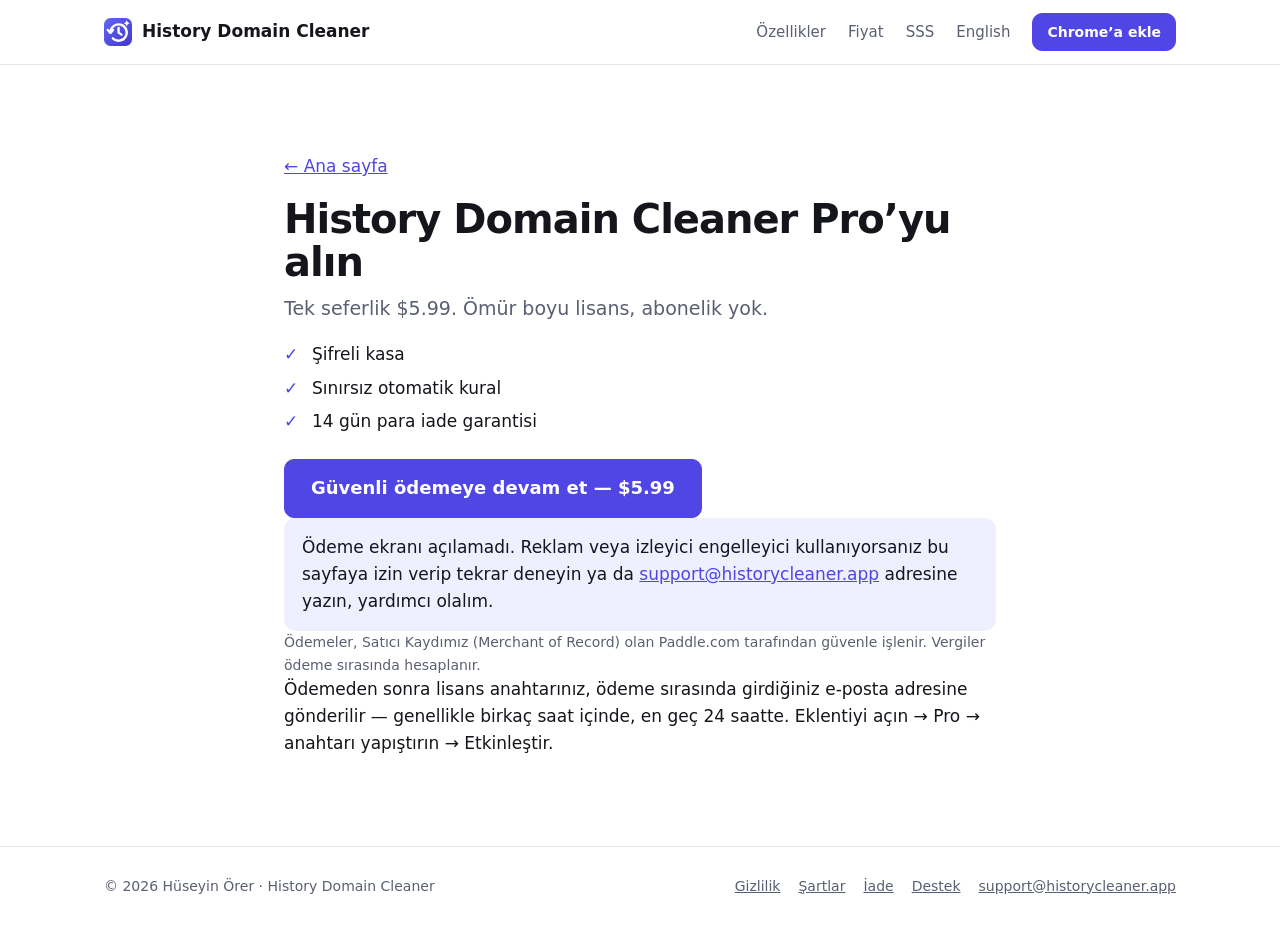
<file: tr/buy/index.html>
<!doctype html>
<html lang="tr">
<head>
<meta charset="utf-8">
<meta name="viewport" content="width=device-width, initial-scale=1">
<title>History Domain Cleaner Pro’yu alın — $5.99</title>
<meta name="description" content="Tek seferlik $5.99. Ömür boyu lisans, abonelik yok.">
<link rel="canonical" href="https://historycleaner.app/tr/buy/">
<link rel="alternate" hreflang="en" href="https://historycleaner.app/buy/">
<link rel="alternate" hreflang="tr" href="https://historycleaner.app/tr/buy/">
<link rel="alternate" hreflang="x-default" href="https://historycleaner.app/buy/">
<meta property="og:title" content="History Domain Cleaner Pro’yu alın — $5.99">
<meta property="og:description" content="Tek seferlik $5.99. Ömür boyu lisans, abonelik yok.">
<meta property="og:image" content="https://historycleaner.app/assets/og.png">
<meta property="og:url" content="https://historycleaner.app/tr/buy/">
<meta name="twitter:card" content="summary_large_image">
<link rel="icon" href="/assets/icon.svg" type="image/svg+xml">
<link rel="icon" href="/assets/icon32.png" sizes="32x32">
<link rel="apple-touch-icon" href="/assets/icon128.png">
<link rel="stylesheet" href="/assets/site.css">

<script src="https://cdn.paddle.com/paddle/v2/paddle.js"></script>
<script>
  // Runs after the page is parsed (this script sits in <head>, before the button exists).
  document.addEventListener('DOMContentLoaded', function () {
    var cfg = {"env":"sandbox","token":"test_7ccc73692a4edc1c0838823e156","priceId":"pri_01m7r4aher59wasd8jfv06gb1t","locale":"tr","successUrl":"https://historycleaner.app/tr/thanks/"};
    var btn = document.getElementById('checkoutBtn');
    var err = document.getElementById('checkoutErr');
    function fail(detail) {
      err.hidden = false;
      if (detail && window.console) console.error('Paddle checkout:', detail);
    }
    if (!window.Paddle) { fail('paddle.js did not load (blocked by an extension or network?)'); return; }
    try {
      if (cfg.env === 'sandbox') Paddle.Environment.set('sandbox');
      Paddle.Initialize({
        token: cfg.token,
        eventCallback: function (e) { if (e && e.name === 'checkout.error') fail(e); }
      });
    } catch (e) { fail(e); return; }
    btn.addEventListener('click', function () {
      err.hidden = true;
      try {
        Paddle.Checkout.open({
          items: [{ priceId: cfg.priceId, quantity: 1 }],
          settings: { displayMode: 'overlay', theme: matchMedia('(prefers-color-scheme: dark)').matches ? 'dark' : 'light', locale: cfg.locale, successUrl: cfg.successUrl }
        });
      } catch (e) { fail(e); }
    });
  });
</script>
</head>
<body>
<header class="top"><div class="wrap top-in">
  <a class="brand" href="/tr/"><svg xmlns="http://www.w3.org/2000/svg" width="28" height="28" viewBox="0 0 28 28">
  <defs>
    <linearGradient id="hc-g" x1="0" y1="0" x2="1" y2="1">
      <stop offset="0" stop-color="#6366f1"/><stop offset="1" stop-color="#4338ca"/>
    </linearGradient>
  </defs>
  <g transform="translate(0 0) scale(0.2916666666666667)">
    <rect width="96" height="96" rx="22" fill="url(#hc-g)"/>
    <g fill="none" stroke="#fff" stroke-width="8" stroke-linecap="round" stroke-linejoin="round">
      <path d="M22 50 A28 28 0 1 1 30.2 69.8"/>
      <path d="M13 41 L22 51 L31 41"/>
      <path d="M50 34 V50 L60 57"/>
    </g>
    <path fill="#fff" d="M78 8 Q80 16 88 18 Q80 20 78 28 Q76 20 68 18 Q76 16 78 8Z"/>
  </g>
</svg><span>History Domain Cleaner</span></a>
  <nav>
    <a href="/tr/#features">Özellikler</a>
    <a href="/tr/#pricing">Fiyat</a>
    <a href="/tr/#faq">SSS</a>
    <a class="lang" href="/buy/" hreflang="en" lang="en">English</a>
    <a class="btn btn-sm" href="https://chromewebstore.google.com/detail/history-domain-cleaner/helbejojbldpopjbcoainnpnbcinghjn">Chrome’a ekle</a>
  </nav>
</div></header>

<main class="section"><div class="wrap narrow buy">
  <p><a href="/tr/#pricing">← Ana sayfa</a></p>
  <h1>History Domain Cleaner Pro’yu alın</h1>
  <p class="lead">Tek seferlik $5.99. Ömür boyu lisans, abonelik yok.</p>
  <ul class="checks"><li>Şifreli kasa</li><li>Sınırsız otomatik kural</li><li>14 gün para iade garantisi</li></ul>
  <p><button id="checkoutBtn" class="btn" type="button">Güvenli ödemeye devam et — $5.99</button></p><p id="checkoutErr" class="notice" role="alert" hidden>Ödeme ekranı açılamadı. Reklam veya izleyici engelleyici kullanıyorsanız bu sayfaya izin verip tekrar deneyin ya da <a href="mailto:support@historycleaner.app">support@historycleaner.app</a> adresine yazın, yardımcı olalım.</p><p class="small">Ödemeler, Satıcı Kaydımız (Merchant of Record) olan Paddle.com tarafından güvenle işlenir. Vergiler ödeme sırasında hesaplanır.</p><p>Ödemeden sonra lisans anahtarınız, ödeme sırasında girdiğiniz e-posta adresine gönderilir — genellikle birkaç saat içinde, en geç 24 saatte. Eklentiyi açın → Pro → anahtarı yapıştırın → Etkinleştir.</p>
</div></main>
<footer class="foot"><div class="wrap foot-in">
  <span>© 2026 Hüseyin Örer · History Domain Cleaner</span>
  <span class="foot-links">
    <a href="/tr/privacy/">Gizlilik</a>
    <a href="/tr/terms/">Şartlar</a>
    <a href="/tr/refund/">İade</a>
    <a href="/tr/support/">Destek</a>
    <a href="mailto:support@historycleaner.app">support@historycleaner.app</a>
  </span>
</div></footer>
</body>
</html>
</file>
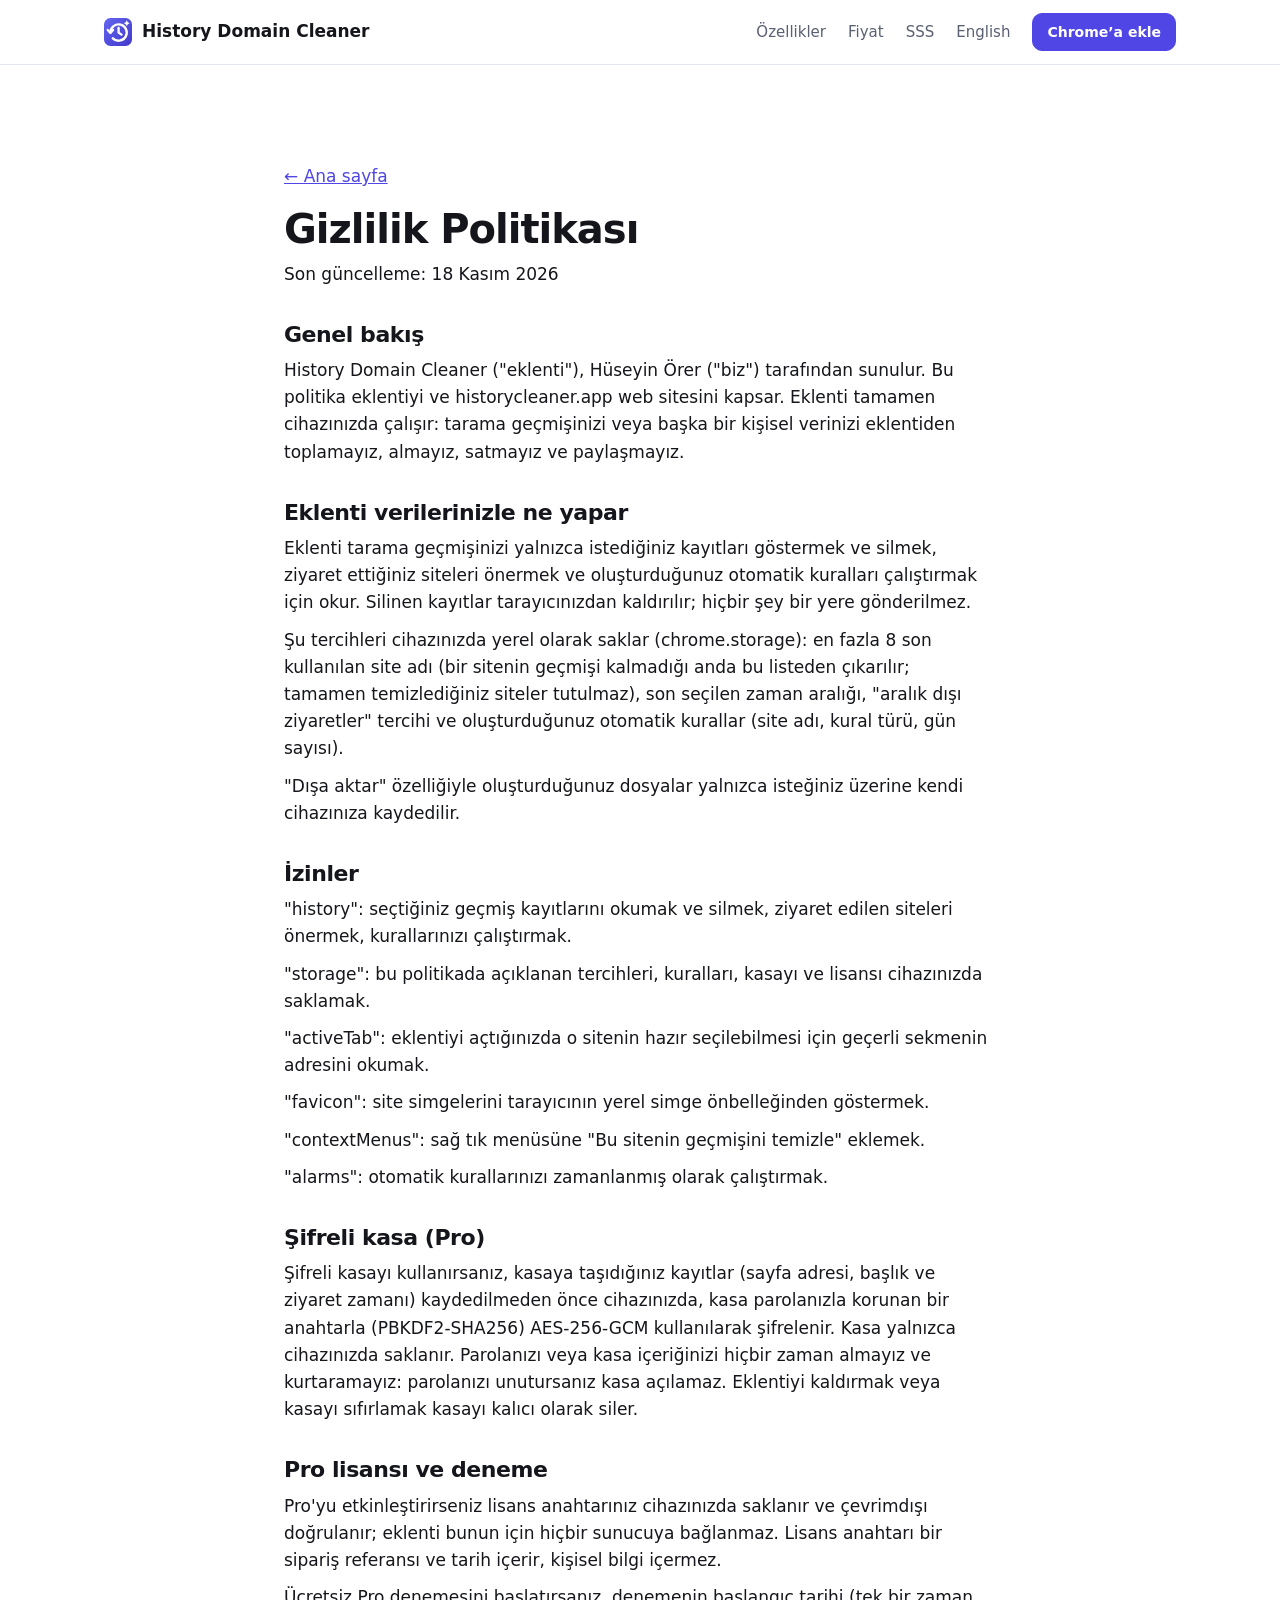
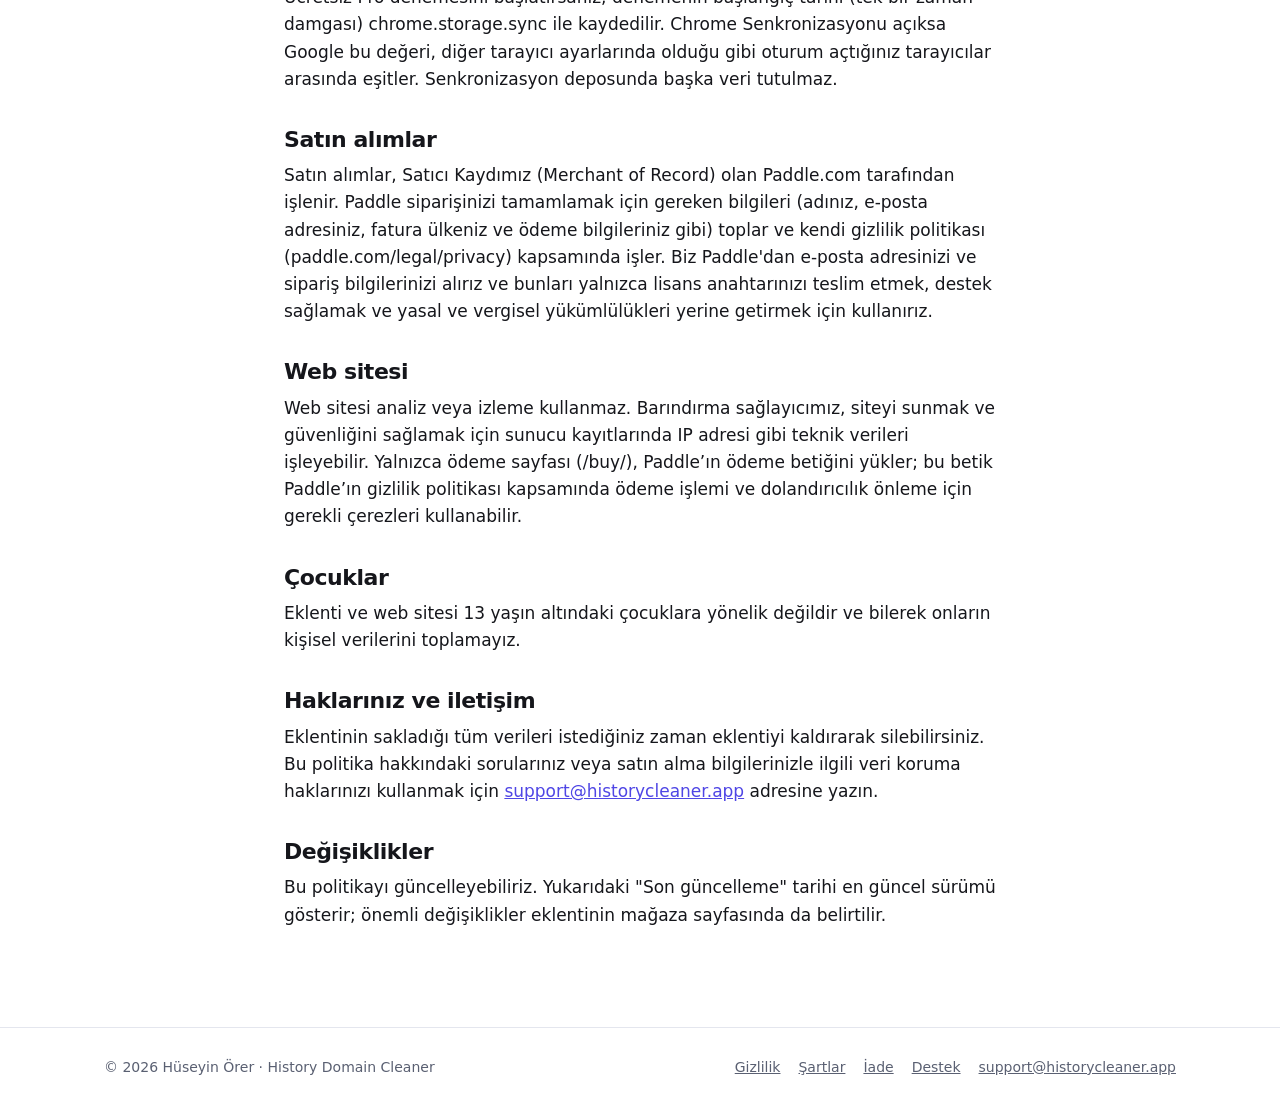
<file: tr/privacy/index.html>
<!doctype html>
<html lang="tr">
<head>
<meta charset="utf-8">
<meta name="viewport" content="width=device-width, initial-scale=1">
<title>Gizlilik Politikası — History Domain Cleaner</title>
<meta name="description" content="Gizlilik Politikası — History Domain Cleaner">
<link rel="canonical" href="https://historycleaner.app/tr/privacy/">
<link rel="alternate" hreflang="en" href="https://historycleaner.app/privacy/">
<link rel="alternate" hreflang="tr" href="https://historycleaner.app/tr/privacy/">
<link rel="alternate" hreflang="x-default" href="https://historycleaner.app/privacy/">
<meta property="og:title" content="Gizlilik Politikası — History Domain Cleaner">
<meta property="og:description" content="Gizlilik Politikası — History Domain Cleaner">
<meta property="og:image" content="https://historycleaner.app/assets/og.png">
<meta property="og:url" content="https://historycleaner.app/tr/privacy/">
<meta name="twitter:card" content="summary_large_image">
<link rel="icon" href="/assets/icon.svg" type="image/svg+xml">
<link rel="icon" href="/assets/icon32.png" sizes="32x32">
<link rel="apple-touch-icon" href="/assets/icon128.png">
<link rel="stylesheet" href="/assets/site.css">

</head>
<body>
<header class="top"><div class="wrap top-in">
  <a class="brand" href="/tr/"><svg xmlns="http://www.w3.org/2000/svg" width="28" height="28" viewBox="0 0 28 28">
  <defs>
    <linearGradient id="hc-g" x1="0" y1="0" x2="1" y2="1">
      <stop offset="0" stop-color="#6366f1"/><stop offset="1" stop-color="#4338ca"/>
    </linearGradient>
  </defs>
  <g transform="translate(0 0) scale(0.2916666666666667)">
    <rect width="96" height="96" rx="22" fill="url(#hc-g)"/>
    <g fill="none" stroke="#fff" stroke-width="8" stroke-linecap="round" stroke-linejoin="round">
      <path d="M22 50 A28 28 0 1 1 30.2 69.8"/>
      <path d="M13 41 L22 51 L31 41"/>
      <path d="M50 34 V50 L60 57"/>
    </g>
    <path fill="#fff" d="M78 8 Q80 16 88 18 Q80 20 78 28 Q76 20 68 18 Q76 16 78 8Z"/>
  </g>
</svg><span>History Domain Cleaner</span></a>
  <nav>
    <a href="/tr/#features">Özellikler</a>
    <a href="/tr/#pricing">Fiyat</a>
    <a href="/tr/#faq">SSS</a>
    <a class="lang" href="/privacy/" hreflang="en" lang="en">English</a>
    <a class="btn btn-sm" href="https://chromewebstore.google.com/detail/history-domain-cleaner/helbejojbldpopjbcoainnpnbcinghjn">Chrome’a ekle</a>
  </nav>
</div></header>

<main class="section legal"><div class="wrap narrow">
  <p><a href="/tr/">← Ana sayfa</a></p>
  <h1>Gizlilik Politikası</h1>
  <p class="muted">Son güncelleme: 18 Kasım 2026</p>
  <h2>Genel bakış</h2><p>History Domain Cleaner ("eklenti"), Hüseyin Örer ("biz") tarafından sunulur. Bu politika eklentiyi ve historycleaner.app web sitesini kapsar. Eklenti tamamen cihazınızda çalışır: tarama geçmişinizi veya başka bir kişisel verinizi eklentiden toplamayız, almayız, satmayız ve paylaşmayız.</p>
  <h2>Eklenti verilerinizle ne yapar</h2><p>Eklenti tarama geçmişinizi yalnızca istediğiniz kayıtları göstermek ve silmek, ziyaret ettiğiniz siteleri önermek ve oluşturduğunuz otomatik kuralları çalıştırmak için okur. Silinen kayıtlar tarayıcınızdan kaldırılır; hiçbir şey bir yere gönderilmez.</p><p>Şu tercihleri cihazınızda yerel olarak saklar (chrome.storage): en fazla 8 son kullanılan site adı (bir sitenin geçmişi kalmadığı anda bu listeden çıkarılır; tamamen temizlediğiniz siteler tutulmaz), son seçilen zaman aralığı, "aralık dışı ziyaretler" tercihi ve oluşturduğunuz otomatik kurallar (site adı, kural türü, gün sayısı).</p><p>"Dışa aktar" özelliğiyle oluşturduğunuz dosyalar yalnızca isteğiniz üzerine kendi cihazınıza kaydedilir.</p>
  <h2>İzinler</h2><p>"history": seçtiğiniz geçmiş kayıtlarını okumak ve silmek, ziyaret edilen siteleri önermek, kurallarınızı çalıştırmak.</p><p>"storage": bu politikada açıklanan tercihleri, kuralları, kasayı ve lisansı cihazınızda saklamak.</p><p>"activeTab": eklentiyi açtığınızda o sitenin hazır seçilebilmesi için geçerli sekmenin adresini okumak.</p><p>"favicon": site simgelerini tarayıcının yerel simge önbelleğinden göstermek.</p><p>"contextMenus": sağ tık menüsüne "Bu sitenin geçmişini temizle" eklemek.</p><p>"alarms": otomatik kurallarınızı zamanlanmış olarak çalıştırmak.</p>
  <h2>Şifreli kasa (Pro)</h2><p>Şifreli kasayı kullanırsanız, kasaya taşıdığınız kayıtlar (sayfa adresi, başlık ve ziyaret zamanı) kaydedilmeden önce cihazınızda, kasa parolanızla korunan bir anahtarla (PBKDF2-SHA256) AES-256-GCM kullanılarak şifrelenir. Kasa yalnızca cihazınızda saklanır. Parolanızı veya kasa içeriğinizi hiçbir zaman almayız ve kurtaramayız: parolanızı unutursanız kasa açılamaz. Eklentiyi kaldırmak veya kasayı sıfırlamak kasayı kalıcı olarak siler.</p>
  <h2>Pro lisansı ve deneme</h2><p>Pro'yu etkinleştirirseniz lisans anahtarınız cihazınızda saklanır ve çevrimdışı doğrulanır; eklenti bunun için hiçbir sunucuya bağlanmaz. Lisans anahtarı bir sipariş referansı ve tarih içerir, kişisel bilgi içermez.</p><p>Ücretsiz Pro denemesini başlatırsanız, denemenin başlangıç tarihi (tek bir zaman damgası) chrome.storage.sync ile kaydedilir. Chrome Senkronizasyonu açıksa Google bu değeri, diğer tarayıcı ayarlarında olduğu gibi oturum açtığınız tarayıcılar arasında eşitler. Senkronizasyon deposunda başka veri tutulmaz.</p>
  <h2>Satın alımlar</h2><p>Satın alımlar, Satıcı Kaydımız (Merchant of Record) olan Paddle.com tarafından işlenir. Paddle siparişinizi tamamlamak için gereken bilgileri (adınız, e-posta adresiniz, fatura ülkeniz ve ödeme bilgileriniz gibi) toplar ve kendi gizlilik politikası (paddle.com/legal/privacy) kapsamında işler. Biz Paddle'dan e-posta adresinizi ve sipariş bilgilerinizi alırız ve bunları yalnızca lisans anahtarınızı teslim etmek, destek sağlamak ve yasal ve vergisel yükümlülükleri yerine getirmek için kullanırız.</p>
  <h2>Web sitesi</h2><p>Web sitesi analiz veya izleme kullanmaz. Barındırma sağlayıcımız, siteyi sunmak ve güvenliğini sağlamak için sunucu kayıtlarında IP adresi gibi teknik verileri işleyebilir. Yalnızca ödeme sayfası (/buy/), Paddle’ın ödeme betiğini yükler; bu betik Paddle’ın gizlilik politikası kapsamında ödeme işlemi ve dolandırıcılık önleme için gerekli çerezleri kullanabilir.</p>
  <h2>Çocuklar</h2><p>Eklenti ve web sitesi 13 yaşın altındaki çocuklara yönelik değildir ve bilerek onların kişisel verilerini toplamayız.</p>
  <h2>Haklarınız ve iletişim</h2><p>Eklentinin sakladığı tüm verileri istediğiniz zaman eklentiyi kaldırarak silebilirsiniz. Bu politika hakkındaki sorularınız veya satın alma bilgilerinizle ilgili veri koruma haklarınızı kullanmak için <a href="mailto:support@historycleaner.app">support@historycleaner.app</a> adresine yazın.</p>
  <h2>Değişiklikler</h2><p>Bu politikayı güncelleyebiliriz. Yukarıdaki "Son güncelleme" tarihi en güncel sürümü gösterir; önemli değişiklikler eklentinin mağaza sayfasında da belirtilir.</p>
</div></main>
<footer class="foot"><div class="wrap foot-in">
  <span>© 2026 Hüseyin Örer · History Domain Cleaner</span>
  <span class="foot-links">
    <a href="/tr/privacy/">Gizlilik</a>
    <a href="/tr/terms/">Şartlar</a>
    <a href="/tr/refund/">İade</a>
    <a href="/tr/support/">Destek</a>
    <a href="mailto:support@historycleaner.app">support@historycleaner.app</a>
  </span>
</div></footer>
</body>
</html>
</file>
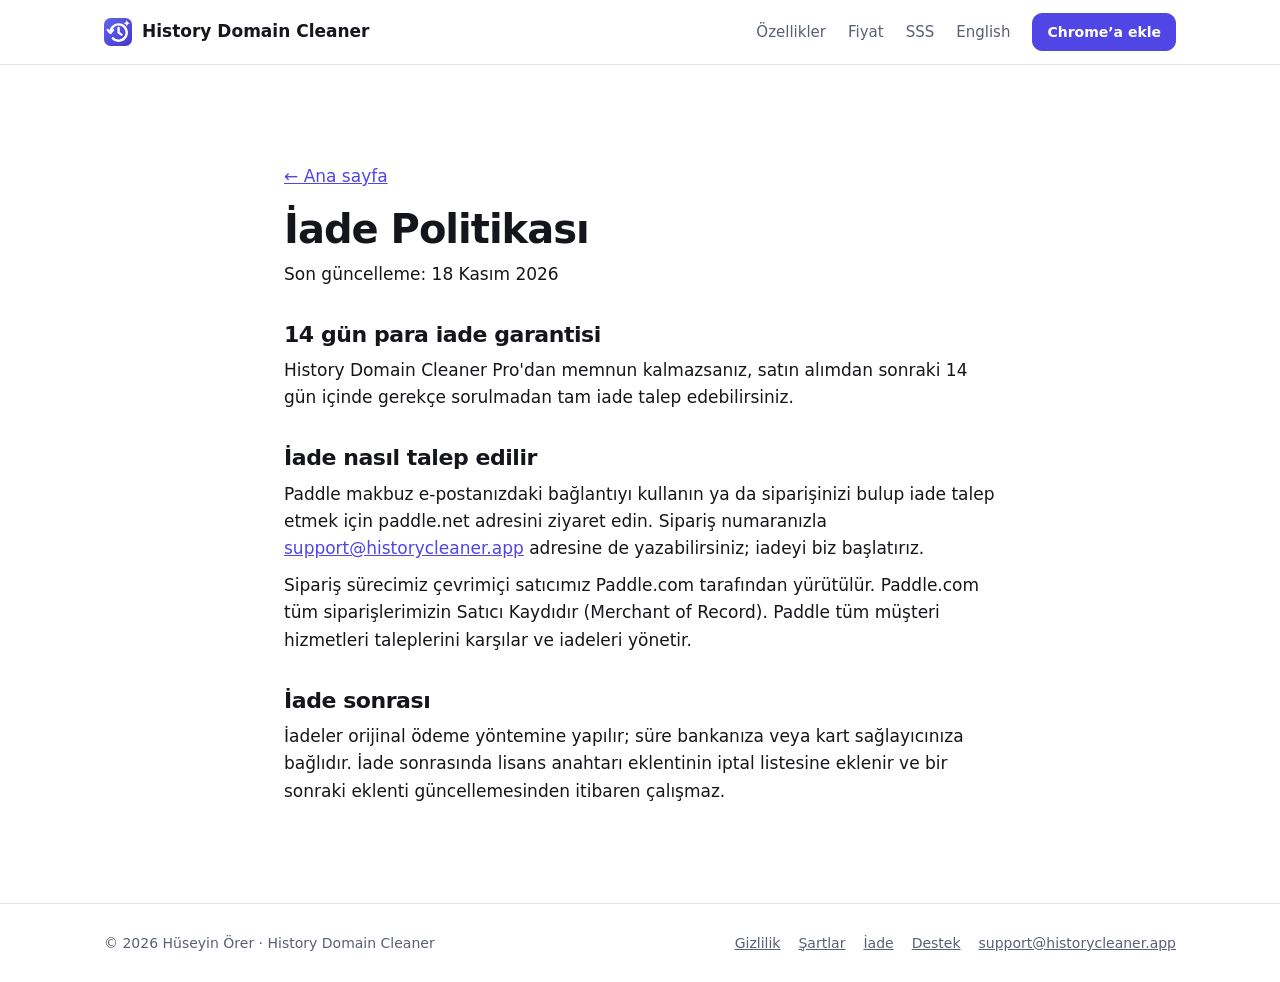
<file: tr/refund/index.html>
<!doctype html>
<html lang="tr">
<head>
<meta charset="utf-8">
<meta name="viewport" content="width=device-width, initial-scale=1">
<title>İade Politikası — History Domain Cleaner</title>
<meta name="description" content="İade Politikası — History Domain Cleaner">
<link rel="canonical" href="https://historycleaner.app/tr/refund/">
<link rel="alternate" hreflang="en" href="https://historycleaner.app/refund/">
<link rel="alternate" hreflang="tr" href="https://historycleaner.app/tr/refund/">
<link rel="alternate" hreflang="x-default" href="https://historycleaner.app/refund/">
<meta property="og:title" content="İade Politikası — History Domain Cleaner">
<meta property="og:description" content="İade Politikası — History Domain Cleaner">
<meta property="og:image" content="https://historycleaner.app/assets/og.png">
<meta property="og:url" content="https://historycleaner.app/tr/refund/">
<meta name="twitter:card" content="summary_large_image">
<link rel="icon" href="/assets/icon.svg" type="image/svg+xml">
<link rel="icon" href="/assets/icon32.png" sizes="32x32">
<link rel="apple-touch-icon" href="/assets/icon128.png">
<link rel="stylesheet" href="/assets/site.css">

</head>
<body>
<header class="top"><div class="wrap top-in">
  <a class="brand" href="/tr/"><svg xmlns="http://www.w3.org/2000/svg" width="28" height="28" viewBox="0 0 28 28">
  <defs>
    <linearGradient id="hc-g" x1="0" y1="0" x2="1" y2="1">
      <stop offset="0" stop-color="#6366f1"/><stop offset="1" stop-color="#4338ca"/>
    </linearGradient>
  </defs>
  <g transform="translate(0 0) scale(0.2916666666666667)">
    <rect width="96" height="96" rx="22" fill="url(#hc-g)"/>
    <g fill="none" stroke="#fff" stroke-width="8" stroke-linecap="round" stroke-linejoin="round">
      <path d="M22 50 A28 28 0 1 1 30.2 69.8"/>
      <path d="M13 41 L22 51 L31 41"/>
      <path d="M50 34 V50 L60 57"/>
    </g>
    <path fill="#fff" d="M78 8 Q80 16 88 18 Q80 20 78 28 Q76 20 68 18 Q76 16 78 8Z"/>
  </g>
</svg><span>History Domain Cleaner</span></a>
  <nav>
    <a href="/tr/#features">Özellikler</a>
    <a href="/tr/#pricing">Fiyat</a>
    <a href="/tr/#faq">SSS</a>
    <a class="lang" href="/refund/" hreflang="en" lang="en">English</a>
    <a class="btn btn-sm" href="https://chromewebstore.google.com/detail/history-domain-cleaner/helbejojbldpopjbcoainnpnbcinghjn">Chrome’a ekle</a>
  </nav>
</div></header>

<main class="section legal"><div class="wrap narrow">
  <p><a href="/tr/">← Ana sayfa</a></p>
  <h1>İade Politikası</h1>
  <p class="muted">Son güncelleme: 18 Kasım 2026</p>
  <h2>14 gün para iade garantisi</h2><p>History Domain Cleaner Pro'dan memnun kalmazsanız, satın alımdan sonraki 14 gün içinde gerekçe sorulmadan tam iade talep edebilirsiniz.</p>
  <h2>İade nasıl talep edilir</h2><p>Paddle makbuz e-postanızdaki bağlantıyı kullanın ya da siparişinizi bulup iade talep etmek için paddle.net adresini ziyaret edin. Sipariş numaranızla <a href="mailto:support@historycleaner.app">support@historycleaner.app</a> adresine de yazabilirsiniz; iadeyi biz başlatırız.</p><p>Sipariş sürecimiz çevrimiçi satıcımız Paddle.com tarafından yürütülür. Paddle.com tüm siparişlerimizin Satıcı Kaydıdır (Merchant of Record). Paddle tüm müşteri hizmetleri taleplerini karşılar ve iadeleri yönetir.</p>
  <h2>İade sonrası</h2><p>İadeler orijinal ödeme yöntemine yapılır; süre bankanıza veya kart sağlayıcınıza bağlıdır. İade sonrasında lisans anahtarı eklentinin iptal listesine eklenir ve bir sonraki eklenti güncellemesinden itibaren çalışmaz.</p>
</div></main>
<footer class="foot"><div class="wrap foot-in">
  <span>© 2026 Hüseyin Örer · History Domain Cleaner</span>
  <span class="foot-links">
    <a href="/tr/privacy/">Gizlilik</a>
    <a href="/tr/terms/">Şartlar</a>
    <a href="/tr/refund/">İade</a>
    <a href="/tr/support/">Destek</a>
    <a href="mailto:support@historycleaner.app">support@historycleaner.app</a>
  </span>
</div></footer>
</body>
</html>
</file>
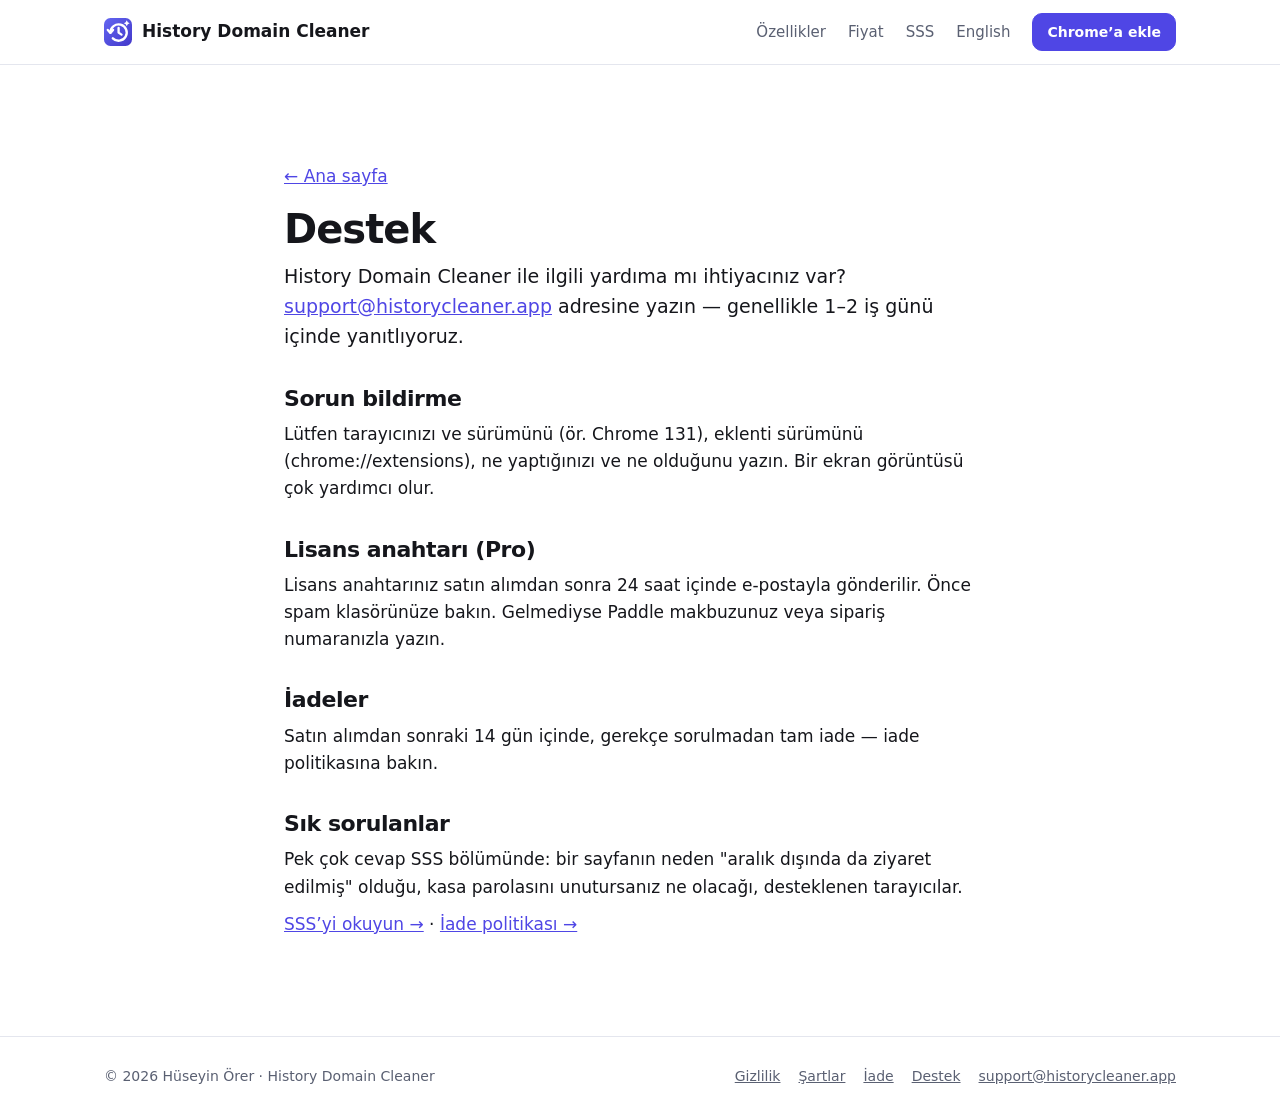
<file: tr/support/index.html>
<!doctype html>
<html lang="tr">
<head>
<meta charset="utf-8">
<meta name="viewport" content="width=device-width, initial-scale=1">
<title>Destek — History Domain Cleaner</title>
<meta name="description" content="History Domain Cleaner ile ilgili yardıma mı ihtiyacınız var? support@historycleaner.app adresine yazın — genellikle 1–2 iş günü içinde yanıtlıyoruz.">
<link rel="canonical" href="https://historycleaner.app/tr/support/">
<link rel="alternate" hreflang="en" href="https://historycleaner.app/support/">
<link rel="alternate" hreflang="tr" href="https://historycleaner.app/tr/support/">
<link rel="alternate" hreflang="x-default" href="https://historycleaner.app/support/">
<meta property="og:title" content="Destek — History Domain Cleaner">
<meta property="og:description" content="History Domain Cleaner ile ilgili yardıma mı ihtiyacınız var? support@historycleaner.app adresine yazın — genellikle 1–2 iş günü içinde yanıtlıyoruz.">
<meta property="og:image" content="https://historycleaner.app/assets/og.png">
<meta property="og:url" content="https://historycleaner.app/tr/support/">
<meta name="twitter:card" content="summary_large_image">
<link rel="icon" href="/assets/icon.svg" type="image/svg+xml">
<link rel="icon" href="/assets/icon32.png" sizes="32x32">
<link rel="apple-touch-icon" href="/assets/icon128.png">
<link rel="stylesheet" href="/assets/site.css">

</head>
<body>
<header class="top"><div class="wrap top-in">
  <a class="brand" href="/tr/"><svg xmlns="http://www.w3.org/2000/svg" width="28" height="28" viewBox="0 0 28 28">
  <defs>
    <linearGradient id="hc-g" x1="0" y1="0" x2="1" y2="1">
      <stop offset="0" stop-color="#6366f1"/><stop offset="1" stop-color="#4338ca"/>
    </linearGradient>
  </defs>
  <g transform="translate(0 0) scale(0.2916666666666667)">
    <rect width="96" height="96" rx="22" fill="url(#hc-g)"/>
    <g fill="none" stroke="#fff" stroke-width="8" stroke-linecap="round" stroke-linejoin="round">
      <path d="M22 50 A28 28 0 1 1 30.2 69.8"/>
      <path d="M13 41 L22 51 L31 41"/>
      <path d="M50 34 V50 L60 57"/>
    </g>
    <path fill="#fff" d="M78 8 Q80 16 88 18 Q80 20 78 28 Q76 20 68 18 Q76 16 78 8Z"/>
  </g>
</svg><span>History Domain Cleaner</span></a>
  <nav>
    <a href="/tr/#features">Özellikler</a>
    <a href="/tr/#pricing">Fiyat</a>
    <a href="/tr/#faq">SSS</a>
    <a class="lang" href="/support/" hreflang="en" lang="en">English</a>
    <a class="btn btn-sm" href="https://chromewebstore.google.com/detail/history-domain-cleaner/helbejojbldpopjbcoainnpnbcinghjn">Chrome’a ekle</a>
  </nav>
</div></header>

<main class="section legal"><div class="wrap narrow">
  <p><a href="/tr/">← Ana sayfa</a></p>
  <h1>Destek</h1>
  <p class="lead">History Domain Cleaner ile ilgili yardıma mı ihtiyacınız var? <a href="mailto:support@historycleaner.app">support@historycleaner.app</a> adresine yazın — genellikle 1–2 iş günü içinde yanıtlıyoruz.</p>
  <h2>Sorun bildirme</h2><p>Lütfen tarayıcınızı ve sürümünü (ör. Chrome 131), eklenti sürümünü (chrome://extensions), ne yaptığınızı ve ne olduğunu yazın. Bir ekran görüntüsü çok yardımcı olur.</p><h2>Lisans anahtarı (Pro)</h2><p>Lisans anahtarınız satın alımdan sonra 24 saat içinde e-postayla gönderilir. Önce spam klasörünüze bakın. Gelmediyse Paddle makbuzunuz veya sipariş numaranızla yazın.</p><h2>İadeler</h2><p>Satın alımdan sonraki 14 gün içinde, gerekçe sorulmadan tam iade — iade politikasına bakın.</p><h2>Sık sorulanlar</h2><p>Pek çok cevap SSS bölümünde: bir sayfanın neden "aralık dışında da ziyaret edilmiş" olduğu, kasa parolasını unutursanız ne olacağı, desteklenen tarayıcılar.</p>
  <p><a href="/tr/#faq">SSS’yi okuyun →</a> · <a href="/tr/refund/">İade politikası →</a></p>
</div></main>
<footer class="foot"><div class="wrap foot-in">
  <span>© 2026 Hüseyin Örer · History Domain Cleaner</span>
  <span class="foot-links">
    <a href="/tr/privacy/">Gizlilik</a>
    <a href="/tr/terms/">Şartlar</a>
    <a href="/tr/refund/">İade</a>
    <a href="/tr/support/">Destek</a>
    <a href="mailto:support@historycleaner.app">support@historycleaner.app</a>
  </span>
</div></footer>
</body>
</html>
</file>
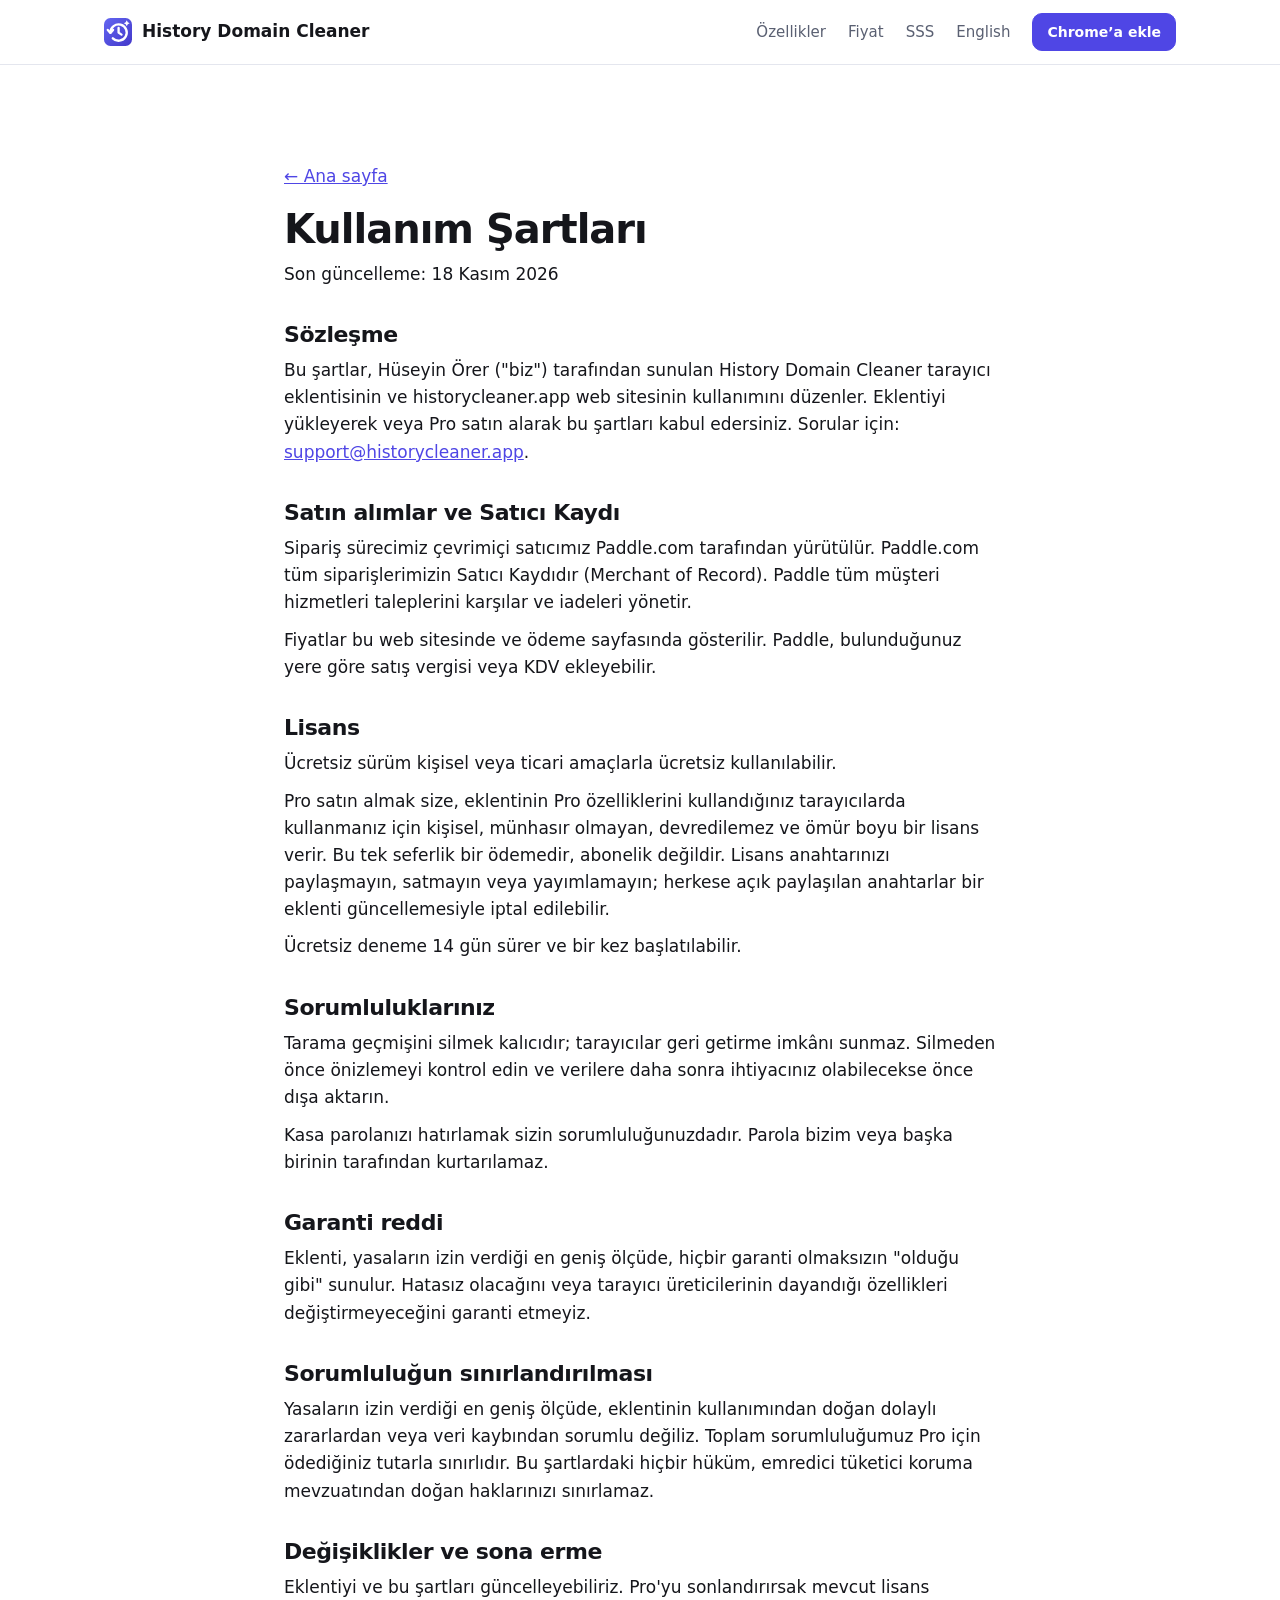
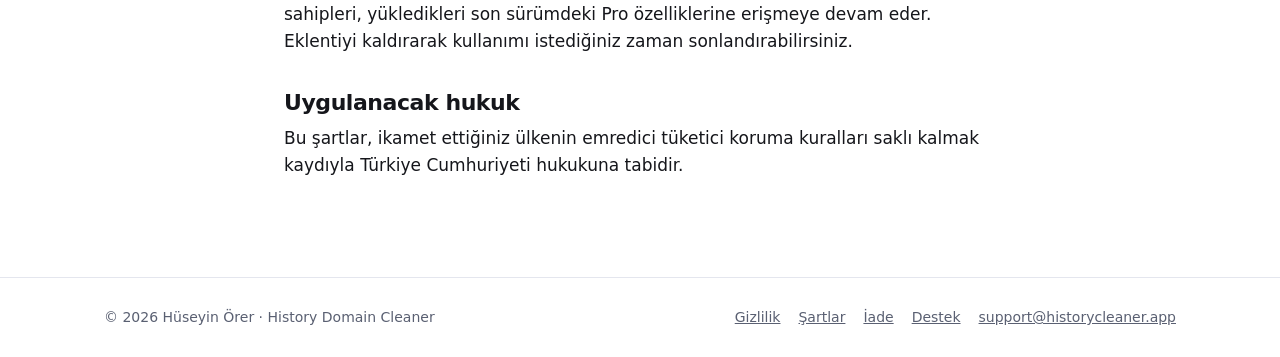
<file: tr/terms/index.html>
<!doctype html>
<html lang="tr">
<head>
<meta charset="utf-8">
<meta name="viewport" content="width=device-width, initial-scale=1">
<title>Kullanım Şartları — History Domain Cleaner</title>
<meta name="description" content="Kullanım Şartları — History Domain Cleaner">
<link rel="canonical" href="https://historycleaner.app/tr/terms/">
<link rel="alternate" hreflang="en" href="https://historycleaner.app/terms/">
<link rel="alternate" hreflang="tr" href="https://historycleaner.app/tr/terms/">
<link rel="alternate" hreflang="x-default" href="https://historycleaner.app/terms/">
<meta property="og:title" content="Kullanım Şartları — History Domain Cleaner">
<meta property="og:description" content="Kullanım Şartları — History Domain Cleaner">
<meta property="og:image" content="https://historycleaner.app/assets/og.png">
<meta property="og:url" content="https://historycleaner.app/tr/terms/">
<meta name="twitter:card" content="summary_large_image">
<link rel="icon" href="/assets/icon.svg" type="image/svg+xml">
<link rel="icon" href="/assets/icon32.png" sizes="32x32">
<link rel="apple-touch-icon" href="/assets/icon128.png">
<link rel="stylesheet" href="/assets/site.css">

</head>
<body>
<header class="top"><div class="wrap top-in">
  <a class="brand" href="/tr/"><svg xmlns="http://www.w3.org/2000/svg" width="28" height="28" viewBox="0 0 28 28">
  <defs>
    <linearGradient id="hc-g" x1="0" y1="0" x2="1" y2="1">
      <stop offset="0" stop-color="#6366f1"/><stop offset="1" stop-color="#4338ca"/>
    </linearGradient>
  </defs>
  <g transform="translate(0 0) scale(0.2916666666666667)">
    <rect width="96" height="96" rx="22" fill="url(#hc-g)"/>
    <g fill="none" stroke="#fff" stroke-width="8" stroke-linecap="round" stroke-linejoin="round">
      <path d="M22 50 A28 28 0 1 1 30.2 69.8"/>
      <path d="M13 41 L22 51 L31 41"/>
      <path d="M50 34 V50 L60 57"/>
    </g>
    <path fill="#fff" d="M78 8 Q80 16 88 18 Q80 20 78 28 Q76 20 68 18 Q76 16 78 8Z"/>
  </g>
</svg><span>History Domain Cleaner</span></a>
  <nav>
    <a href="/tr/#features">Özellikler</a>
    <a href="/tr/#pricing">Fiyat</a>
    <a href="/tr/#faq">SSS</a>
    <a class="lang" href="/terms/" hreflang="en" lang="en">English</a>
    <a class="btn btn-sm" href="https://chromewebstore.google.com/detail/history-domain-cleaner/helbejojbldpopjbcoainnpnbcinghjn">Chrome’a ekle</a>
  </nav>
</div></header>

<main class="section legal"><div class="wrap narrow">
  <p><a href="/tr/">← Ana sayfa</a></p>
  <h1>Kullanım Şartları</h1>
  <p class="muted">Son güncelleme: 18 Kasım 2026</p>
  <h2>Sözleşme</h2><p>Bu şartlar, Hüseyin Örer ("biz") tarafından sunulan History Domain Cleaner tarayıcı eklentisinin ve historycleaner.app web sitesinin kullanımını düzenler. Eklentiyi yükleyerek veya Pro satın alarak bu şartları kabul edersiniz. Sorular için: <a href="mailto:support@historycleaner.app">support@historycleaner.app</a>.</p>
  <h2>Satın alımlar ve Satıcı Kaydı</h2><p>Sipariş sürecimiz çevrimiçi satıcımız Paddle.com tarafından yürütülür. Paddle.com tüm siparişlerimizin Satıcı Kaydıdır (Merchant of Record). Paddle tüm müşteri hizmetleri taleplerini karşılar ve iadeleri yönetir.</p><p>Fiyatlar bu web sitesinde ve ödeme sayfasında gösterilir. Paddle, bulunduğunuz yere göre satış vergisi veya KDV ekleyebilir.</p>
  <h2>Lisans</h2><p>Ücretsiz sürüm kişisel veya ticari amaçlarla ücretsiz kullanılabilir.</p><p>Pro satın almak size, eklentinin Pro özelliklerini kullandığınız tarayıcılarda kullanmanız için kişisel, münhasır olmayan, devredilemez ve ömür boyu bir lisans verir. Bu tek seferlik bir ödemedir, abonelik değildir. Lisans anahtarınızı paylaşmayın, satmayın veya yayımlamayın; herkese açık paylaşılan anahtarlar bir eklenti güncellemesiyle iptal edilebilir.</p><p>Ücretsiz deneme 14 gün sürer ve bir kez başlatılabilir.</p>
  <h2>Sorumluluklarınız</h2><p>Tarama geçmişini silmek kalıcıdır; tarayıcılar geri getirme imkânı sunmaz. Silmeden önce önizlemeyi kontrol edin ve verilere daha sonra ihtiyacınız olabilecekse önce dışa aktarın.</p><p>Kasa parolanızı hatırlamak sizin sorumluluğunuzdadır. Parola bizim veya başka birinin tarafından kurtarılamaz.</p>
  <h2>Garanti reddi</h2><p>Eklenti, yasaların izin verdiği en geniş ölçüde, hiçbir garanti olmaksızın "olduğu gibi" sunulur. Hatasız olacağını veya tarayıcı üreticilerinin dayandığı özellikleri değiştirmeyeceğini garanti etmeyiz.</p>
  <h2>Sorumluluğun sınırlandırılması</h2><p>Yasaların izin verdiği en geniş ölçüde, eklentinin kullanımından doğan dolaylı zararlardan veya veri kaybından sorumlu değiliz. Toplam sorumluluğumuz Pro için ödediğiniz tutarla sınırlıdır. Bu şartlardaki hiçbir hüküm, emredici tüketici koruma mevzuatından doğan haklarınızı sınırlamaz.</p>
  <h2>Değişiklikler ve sona erme</h2><p>Eklentiyi ve bu şartları güncelleyebiliriz. Pro'yu sonlandırırsak mevcut lisans sahipleri, yükledikleri son sürümdeki Pro özelliklerine erişmeye devam eder. Eklentiyi kaldırarak kullanımı istediğiniz zaman sonlandırabilirsiniz.</p>
  <h2>Uygulanacak hukuk</h2><p>Bu şartlar, ikamet ettiğiniz ülkenin emredici tüketici koruma kuralları saklı kalmak kaydıyla Türkiye Cumhuriyeti hukukuna tabidir.</p>
</div></main>
<footer class="foot"><div class="wrap foot-in">
  <span>© 2026 Hüseyin Örer · History Domain Cleaner</span>
  <span class="foot-links">
    <a href="/tr/privacy/">Gizlilik</a>
    <a href="/tr/terms/">Şartlar</a>
    <a href="/tr/refund/">İade</a>
    <a href="/tr/support/">Destek</a>
    <a href="mailto:support@historycleaner.app">support@historycleaner.app</a>
  </span>
</div></footer>
</body>
</html>
</file>
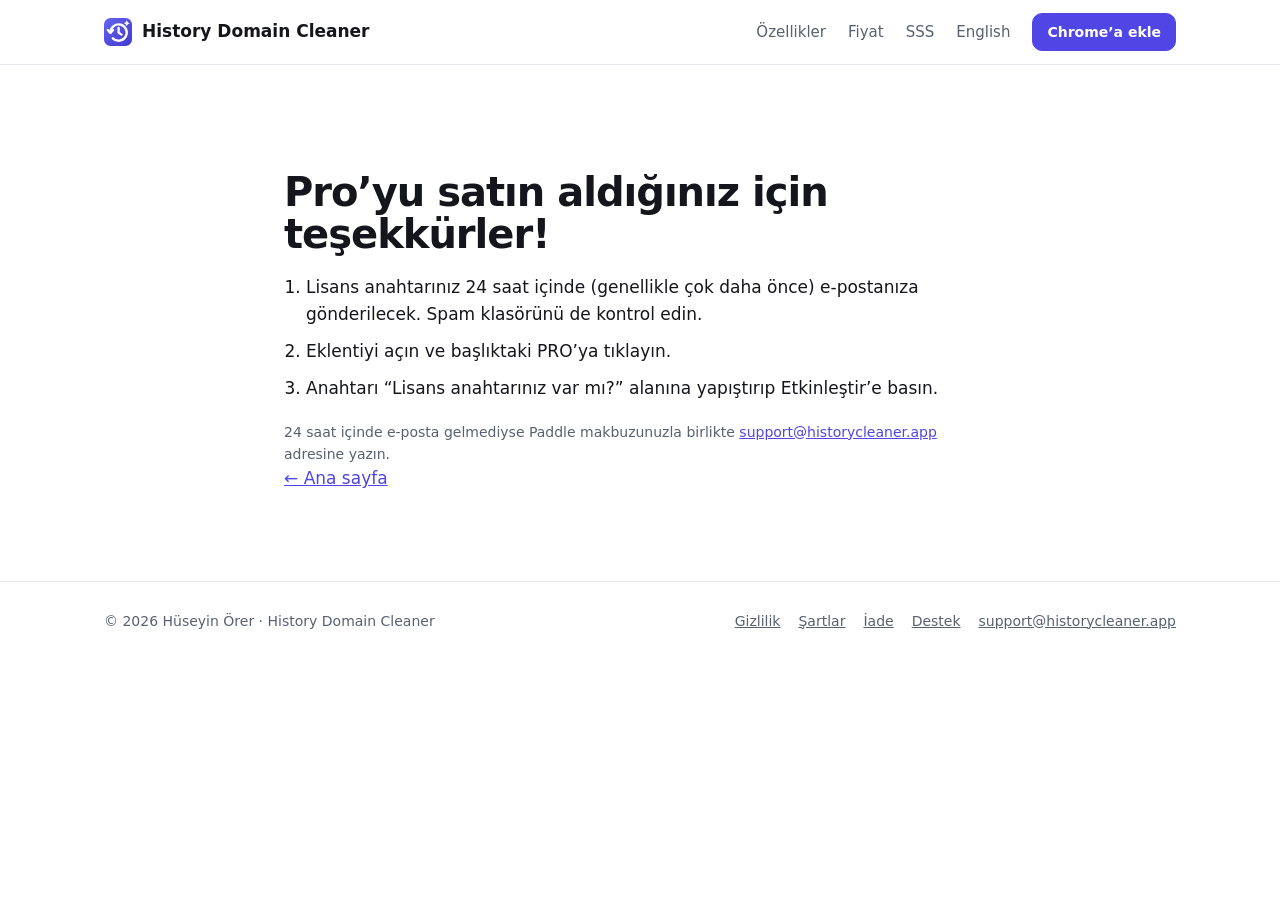
<file: tr/thanks/index.html>
<!doctype html>
<html lang="tr">
<head>
<meta charset="utf-8">
<meta name="viewport" content="width=device-width, initial-scale=1">
<title>Pro’yu satın aldığınız için teşekkürler!</title>
<meta name="description" content="Pro’yu satın aldığınız için teşekkürler!">
<link rel="canonical" href="https://historycleaner.app/tr/thanks/">
<link rel="alternate" hreflang="en" href="https://historycleaner.app/thanks/">
<link rel="alternate" hreflang="tr" href="https://historycleaner.app/tr/thanks/">
<link rel="alternate" hreflang="x-default" href="https://historycleaner.app/thanks/">
<meta property="og:title" content="Pro’yu satın aldığınız için teşekkürler!">
<meta property="og:description" content="Pro’yu satın aldığınız için teşekkürler!">
<meta property="og:image" content="https://historycleaner.app/assets/og.png">
<meta property="og:url" content="https://historycleaner.app/tr/thanks/">
<meta name="twitter:card" content="summary_large_image">
<link rel="icon" href="/assets/icon.svg" type="image/svg+xml">
<link rel="icon" href="/assets/icon32.png" sizes="32x32">
<link rel="apple-touch-icon" href="/assets/icon128.png">
<link rel="stylesheet" href="/assets/site.css">
<meta name="robots" content="noindex">
</head>
<body>
<header class="top"><div class="wrap top-in">
  <a class="brand" href="/tr/"><svg xmlns="http://www.w3.org/2000/svg" width="28" height="28" viewBox="0 0 28 28">
  <defs>
    <linearGradient id="hc-g" x1="0" y1="0" x2="1" y2="1">
      <stop offset="0" stop-color="#6366f1"/><stop offset="1" stop-color="#4338ca"/>
    </linearGradient>
  </defs>
  <g transform="translate(0 0) scale(0.2916666666666667)">
    <rect width="96" height="96" rx="22" fill="url(#hc-g)"/>
    <g fill="none" stroke="#fff" stroke-width="8" stroke-linecap="round" stroke-linejoin="round">
      <path d="M22 50 A28 28 0 1 1 30.2 69.8"/>
      <path d="M13 41 L22 51 L31 41"/>
      <path d="M50 34 V50 L60 57"/>
    </g>
    <path fill="#fff" d="M78 8 Q80 16 88 18 Q80 20 78 28 Q76 20 68 18 Q76 16 78 8Z"/>
  </g>
</svg><span>History Domain Cleaner</span></a>
  <nav>
    <a href="/tr/#features">Özellikler</a>
    <a href="/tr/#pricing">Fiyat</a>
    <a href="/tr/#faq">SSS</a>
    <a class="lang" href="/thanks/" hreflang="en" lang="en">English</a>
    <a class="btn btn-sm" href="https://chromewebstore.google.com/detail/history-domain-cleaner/helbejojbldpopjbcoainnpnbcinghjn">Chrome’a ekle</a>
  </nav>
</div></header>

<main class="section"><div class="wrap narrow buy">
  <h1>Pro’yu satın aldığınız için teşekkürler!</h1>
  <ol class="steps"><li>Lisans anahtarınız 24 saat içinde (genellikle çok daha önce) e-postanıza gönderilecek. Spam klasörünü de kontrol edin.</li><li>Eklentiyi açın ve başlıktaki PRO’ya tıklayın.</li><li>Anahtarı “Lisans anahtarınız var mı?” alanına yapıştırıp Etkinleştir’e basın.</li></ol>
  <p class="small">24 saat içinde e-posta gelmediyse Paddle makbuzunuzla birlikte <a href="mailto:support@historycleaner.app">support@historycleaner.app</a> adresine yazın.</p>
  <p><a href="/tr/">← Ana sayfa</a></p>
</div></main>
<footer class="foot"><div class="wrap foot-in">
  <span>© 2026 Hüseyin Örer · History Domain Cleaner</span>
  <span class="foot-links">
    <a href="/tr/privacy/">Gizlilik</a>
    <a href="/tr/terms/">Şartlar</a>
    <a href="/tr/refund/">İade</a>
    <a href="/tr/support/">Destek</a>
    <a href="mailto:support@historycleaner.app">support@historycleaner.app</a>
  </span>
</div></footer>
</body>
</html>
</file>
<file: assets/site.css>
:root {
  --bg: #ffffff;
  --bg-soft: #f6f7fb;
  --text: #15161b;
  --muted: #5a6072;
  --border: #e4e6ee;
  --accent: #4f46e5;
  --accent-2: #6366f1;
  --accent-weak: #eef0ff;
  --on-accent: #ffffff;
  --shadow: 0 30px 70px rgba(32, 34, 90, .18), 0 0 0 1px rgba(0, 0, 0, .05);
  color-scheme: light;
}
@media (prefers-color-scheme: dark) {
  :root {
    --bg: #111218;
    --bg-soft: #181a22;
    --text: #eceef4;
    --muted: #a3a8b8;
    --border: #2a2d38;
    --accent: #8b8cf8;
    --accent-2: #a5a6fb;
    --accent-weak: #23244a;
    --on-accent: #0f1015;
    --shadow: 0 30px 70px rgba(0, 0, 0, .55), 0 0 0 1px rgba(255, 255, 255, .06);
    color-scheme: dark;
  }
}
* { box-sizing: border-box; margin: 0; }
html { scroll-behavior: smooth; }
body { font: 17px/1.6 system-ui, -apple-system, "Segoe UI", Roboto, sans-serif; background: var(--bg); color: var(--text); }
a { color: var(--accent); }
img { max-width: 100%; height: auto; }
.wrap { max-width: 1120px; margin: 0 auto; padding: 0 24px; }
.narrow { max-width: 760px; }
.center { text-align: center; }
.muted { color: var(--muted); }
.small { font-size: 14px; color: var(--muted); }
mark.todo { background: #fde047; color: #111; padding: 0 4px; border-radius: 3px; }

/* header */
.top { position: sticky; top: 0; z-index: 10; background: color-mix(in srgb, var(--bg) 88%, transparent); backdrop-filter: blur(10px); border-bottom: 1px solid var(--border); }
.top-in { display: flex; align-items: center; justify-content: space-between; height: 64px; gap: 16px; }
.brand { display: flex; align-items: center; gap: 10px; font-weight: 700; color: var(--text); text-decoration: none; white-space: nowrap; }
.top nav { display: flex; align-items: center; gap: 22px; font-size: 15px; }
.top nav a { color: var(--muted); text-decoration: none; }
.top nav a:hover { color: var(--text); }
.top nav .btn { color: var(--on-accent); }

/* buttons */
.btn { display: inline-block; padding: 12px 22px; border-radius: 10px; background: var(--accent); color: var(--on-accent); font-weight: 650; text-decoration: none; border: 1px solid var(--accent); }
.btn:hover { filter: brightness(1.08); }
.btn-sm { padding: 7px 14px; font-size: 14px; }
.btn-ghost { background: transparent; color: var(--accent); border-color: var(--border); }
.btn-ghost[aria-disabled=true] { cursor: default; color: var(--muted); }

/* sections */
.section { padding: 88px 0; }
h1 { font-size: clamp(36px, 5.4vw, 60px); line-height: 1.06; letter-spacing: -.025em; }
h2 { font-size: clamp(28px, 3.4vw, 40px); line-height: 1.15; letter-spacing: -.02em; margin-bottom: 18px; }
h3 { font-size: 19px; margin-bottom: 6px; }
.lead { font-size: 19px; color: var(--muted); }
.eyebrow { font-size: 14px; font-weight: 700; letter-spacing: .08em; text-transform: uppercase; color: var(--accent); margin-bottom: 14px; }

.hero { padding: 72px 0 40px; background: radial-gradient(900px 500px at 80% 20%, var(--accent-weak), transparent 70%); }
.hero-in { display: grid; grid-template-columns: 1.15fr .85fr; gap: 56px; align-items: center; }
.hero h1 { margin-bottom: 20px; }
.ctas { display: flex; gap: 12px; flex-wrap: wrap; margin: 28px 0 14px; }
.note { font-size: 14px; color: var(--muted); }
.hero-shot img, .show-shot img { display: block; margin: 0 auto; border-radius: 14px; box-shadow: var(--shadow); }

.section h2 { text-align: center; }
.grid { display: grid; grid-template-columns: repeat(3, 1fr); gap: 20px; margin-top: 36px; }
.card { padding: 26px; border: 1px solid var(--border); border-radius: 14px; background: var(--bg); }
.card p { color: var(--muted); font-size: 16px; }
.ico { font-size: 26px; margin-bottom: 10px; }

.show { padding: 56px 0; }
.show-in { display: grid; grid-template-columns: 1fr 1fr; gap: 64px; align-items: center; }
.show h2 { text-align: left; }
.show.rev .show-copy { order: 2; }

.privacy-band { background: var(--bg-soft); text-align: center; }
.privacy-band .checks { display: inline-grid; grid-template-columns: repeat(2, auto); gap: 10px 40px; text-align: left; margin: 12px 0 22px; }

.checks { list-style: none; padding: 0; }
.checks li { position: relative; padding-left: 28px; margin: 6px 0; }
.checks li::before { content: "✓"; position: absolute; left: 0; color: var(--accent); font-weight: 800; }

.plans { display: grid; grid-template-columns: repeat(2, minmax(0, 380px)); justify-content: center; gap: 24px; margin-top: 36px; }
.plan { display: flex; flex-direction: column; gap: 14px; padding: 32px; border: 1px solid var(--border); border-radius: 16px; }
.plan-pro { border: 2px solid var(--accent); background: linear-gradient(180deg, var(--accent-weak), transparent 60%); }
.price { font-size: 44px; font-weight: 800; letter-spacing: -.02em; }
.price span { font-size: 16px; font-weight: 500; color: var(--muted); }
.plan .checks { flex: 1; }
.plan .btn { text-align: center; }

.faq { border-bottom: 1px solid var(--border); padding: 18px 0; }
.faq summary { cursor: pointer; font-weight: 650; font-size: 18px; }
.faq p { color: var(--muted); margin-top: 10px; }

.legal h1 { font-size: 40px; margin: 18px 0 6px; }
.legal h2 { text-align: left; font-size: 22px; margin: 34px 0 10px; }
.legal p { margin: 10px 0; color: var(--text); }

.buy h1 { font-size: 40px; margin: 18px 0 10px; }
.buy .checks { margin: 18px 0 24px; }
.buy button.btn { font: inherit; font-weight: 650; cursor: pointer; font-size: 18px; padding: 14px 26px; }
.notice { padding: 16px 18px; border-radius: 12px; background: var(--accent-weak); }
.steps { padding-left: 22px; margin: 18px 0; }
.steps li { margin: 10px 0; }

.foot { border-top: 1px solid var(--border); padding: 28px 0; font-size: 14px; color: var(--muted); }
.foot-in { display: flex; justify-content: space-between; gap: 16px; flex-wrap: wrap; }
.foot-links { display: flex; gap: 18px; flex-wrap: wrap; }
.foot a { color: var(--muted); }

@media (max-width: 860px) {
  .top nav a:not(.btn):not(.lang) { display: none; }
  .hero-in, .show-in { grid-template-columns: 1fr; gap: 36px; }
  .show.rev .show-copy { order: 0; }
  .show h2 { text-align: center; }
  .show-copy { text-align: center; }
  .grid { grid-template-columns: 1fr; }
  .plans { grid-template-columns: 1fr; }
  .privacy-band .checks { grid-template-columns: 1fr; }
  .section { padding: 64px 0; }
}
@media (max-width: 420px) {
  .wrap { padding: 0 16px; }
  .brand span { display: none; }
}
</file>
